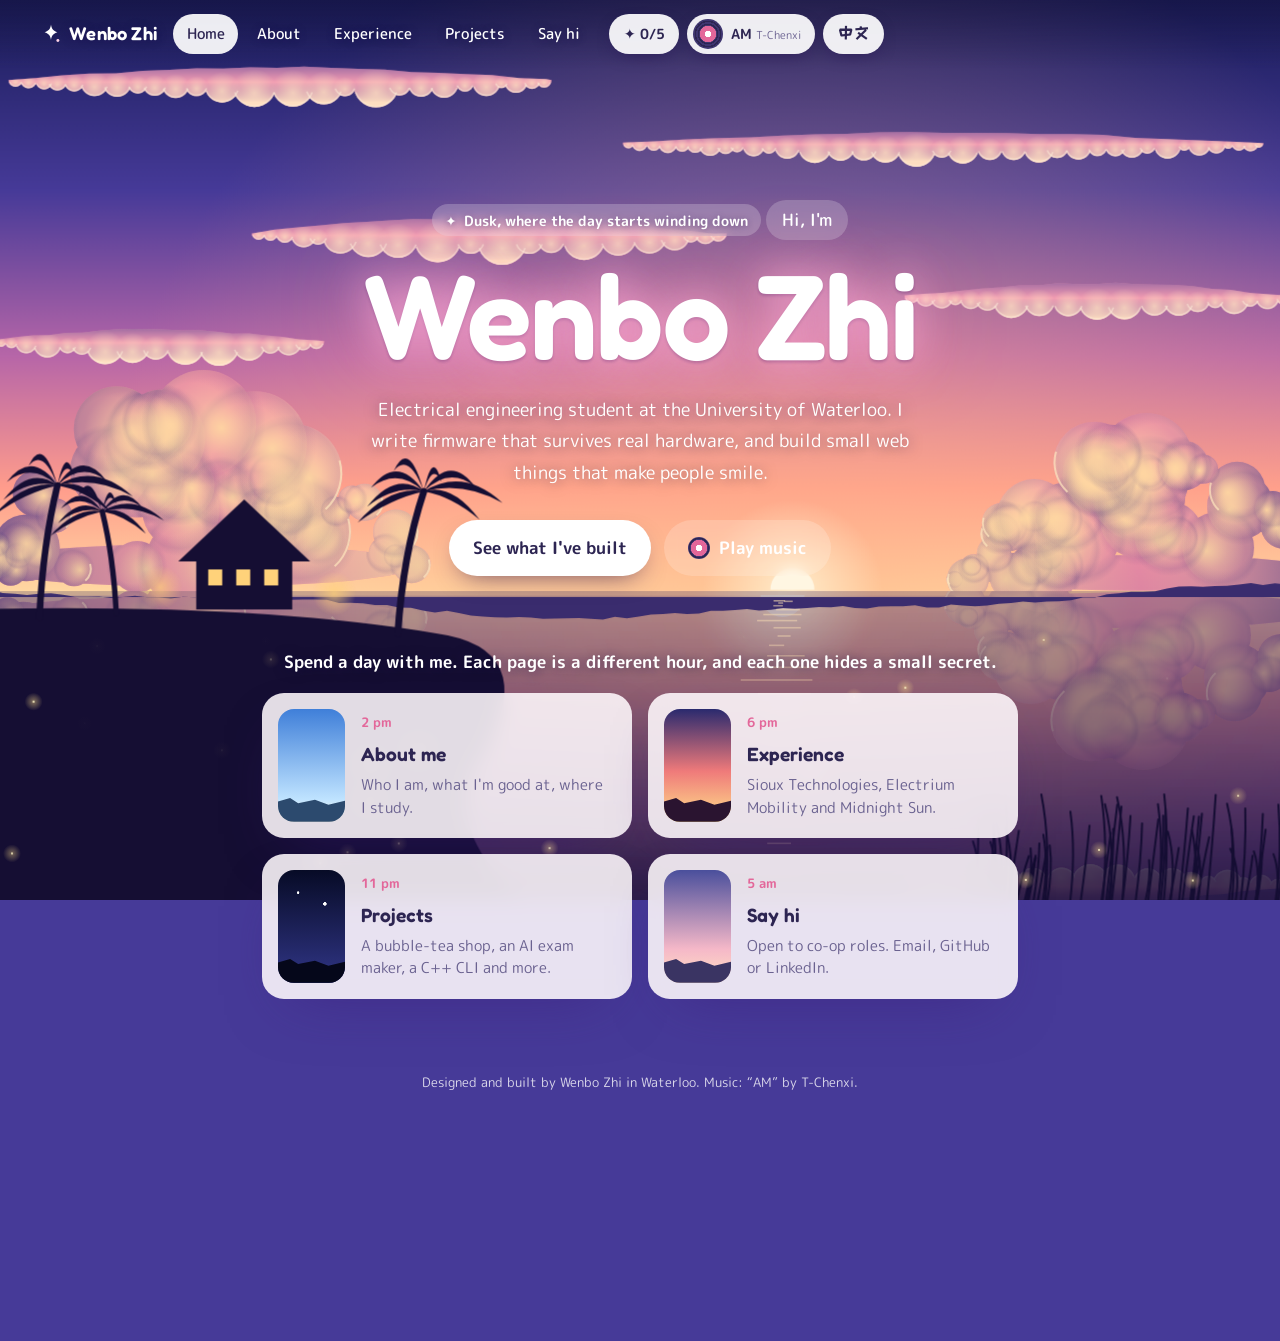
<file: index.html>
<!DOCTYPE html>
<html lang="en" data-lang="en">
<head>
<meta charset="UTF-8">
<meta name="viewport" content="width=device-width, initial-scale=1">
<title data-en="Wenbo Zhi" data-zh="Wenbo Zhi">Wenbo Zhi</title>
<meta name="description" content="Wenbo Zhi, Electrical Engineering at the University of Waterloo. Embedded systems, firmware, real-time software and web projects.">
<meta name="theme-color" content="#3d2a7a">
<meta property="og:type" content="website">
<meta property="og:site_name" content="Wenbo Zhi">
<meta property="og:title" content="Wenbo Zhi">
<meta property="og:description" content="Wenbo Zhi, Electrical Engineering at the University of Waterloo. Embedded systems, firmware, real-time software and web projects.">
<meta property="og:url" content="https://mitchee30.github.io/personal-web/">
<meta property="og:image" content="https://mitchee30.github.io/personal-web/assets/img/og.jpg">
<meta property="og:image:width" content="1200">
<meta property="og:image:height" content="630">
<meta name="twitter:card" content="summary_large_image">
<meta name="twitter:image" content="https://mitchee30.github.io/personal-web/assets/img/og.jpg">
<link rel="icon" href="data:image/svg+xml,%3Csvg xmlns='http://www.w3.org/2000/svg' viewBox='0 0 24 24'%3E%3Cpath fill='%23ff9fc0' d='M12 1.5c.6 4.6 2.4 6.9 7 8.5-4.6 1.6-6.4 3.9-7 8.5-.6-4.6-2.4-6.9-7-8.5 4.6-1.6 6.4-3.9 7-8.5z'/%3E%3C/svg%3E">
<script>try{var l=new URLSearchParams(location.search).get("lang")||localStorage.getItem("lang")||((navigator.language||"").toLowerCase().indexOf("zh")===0?"zh":"en");document.documentElement.dataset.lang=l==="zh"?"zh":"en";}catch(e){}</script>
<link rel="preconnect" href="https://fonts.googleapis.com">
<link rel="preconnect" href="https://fonts.gstatic.com" crossorigin>
<link href="https://fonts.googleapis.com/css2?family=Fredoka:wght@500;600&family=M+PLUS+Rounded+1c:wght@400;500;700&family=ZCOOL+KuaiLe&display=swap" rel="stylesheet">
<link rel="stylesheet" href="assets/style.css">
</head>
<body data-sky="dusk">

<div class="bg" id="bg" aria-hidden="true"></div>

<header class="top">
  <a class="brand" href="index.html"><svg viewBox="0 0 24 24" aria-hidden="true"><path fill="#fff" d="M12 1.5c.6 4.6 2.4 6.9 7 8.5-4.6 1.6-6.4 3.9-7 8.5-.6-4.6-2.4-6.9-7-8.5 4.6-1.6 6.4-3.9 7-8.5z"/><circle cx="19.5" cy="19" r="1.6" fill="#ffd3e6"/></svg>Wenbo Zhi</a>
  <nav aria-label="Pages"><ul class="nav">
      <li><a href="index.html" aria-current="page"><span class="en">Home</span><span class="zh">首页</span></a></li>
      <li><a href="about.html"><span class="en">About</span><span class="zh">关于我</span></a></li>
      <li><a href="experience.html"><span class="en">Experience</span><span class="zh">经历</span></a></li>
      <li><a href="projects.html"><span class="en">Projects</span><span class="zh">作品</span></a></li>
      <li><a href="contact.html"><span class="en">Say hi</span><span class="zh">联系我</span></a></li>
  </ul></nav>
  <div class="tools">
    <button class="pill music-btn" type="button" data-music-toggle aria-pressed="false" aria-label="Play or pause music">
      <span class="disc" aria-hidden="true"></span>
      <span class="music-label">AM<small>T-Chenxi</small></span>
    </button>
    <button class="pill lang-btn" id="langBtn" type="button">中文</button>
  </div>
  <div class="music-hint" id="musicHint" role="status">
    <span class="en">Music file not found. Put the song at <b>assets/music/am.m4a</b>.</span><span class="zh">没有找到音乐文件。请把歌曲放到 <b>assets/music/am.m4a</b>。</span>
  </div>
</header>

<main id="main">

  <section class="home-hero">
    <p class="chapter">✦ <span class="en">Dusk, where the day starts winding down</span><span class="zh">黄昏，一天慢下来的时候</span></p>
    <p class="home-hello" style="margin-top:1rem"><span class="en">Hi, I&#39;m</span><span class="zh">你好，我是</span></p>
    <h1 class="home-name">Wenbo Zhi</h1>
    <p class="home-intro"><span class="en">Electrical engineering student at the University of Waterloo. I write firmware that survives real hardware, and build small web things that make people smile.</span><span class="zh">滑铁卢大学电子工程学生。写能扛住真实硬件的固件，也做一些让人会心一笑的小网站。</span></p>
    <div class="home-actions">
      <a class="btn" href="projects.html"><span class="en">See what I&#39;ve built</span><span class="zh">看看我的作品</span></a>
      <button class="btn ghost" type="button" data-music-toggle aria-pressed="false"><span class="disc" aria-hidden="true"></span><span class="en">Play music</span><span class="zh">播放音乐</span></button>
    </div>
    <p class="desk" id="desk" hidden></p>
  </section>

  <p class="tickets-intro"><span class="en">Spend a day with me. Each page is a different hour, and each one hides a small secret.</span><span class="zh">陪我过一天吧。每个页面是一天里的不同时刻，每一页都藏着一个小秘密。</span></p>
  <nav class="tickets" aria-label="Pages">
    <a class="ticket" href="about.html">
      <span class="swatch sw-day" aria-hidden="true"></span>
      <time><span class="en">2 pm</span><span class="zh">下午两点</span></time>
      <strong><span class="en">About me</span><span class="zh">关于我</span></strong>
      <span class="d"><span class="en">Who I am, what I&#39;m good at, where I study.</span><span class="zh">我是谁、擅长什么、在哪里读书。</span></span>
    </a>
    <a class="ticket" href="experience.html">
      <span class="swatch sw-sunset" aria-hidden="true"></span>
      <time><span class="en">6 pm</span><span class="zh">傍晚六点</span></time>
      <strong><span class="en">Experience</span><span class="zh">经历</span></strong>
      <span class="d"><span class="en">Sioux Technologies, Electrium Mobility and Midnight Sun.</span><span class="zh">Sioux Technologies、Electrium Mobility 和 Midnight Sun。</span></span>
    </a>
    <a class="ticket" href="projects.html">
      <span class="swatch sw-night" aria-hidden="true"></span>
      <time><span class="en">11 pm</span><span class="zh">深夜十一点</span></time>
      <strong><span class="en">Projects</span><span class="zh">作品</span></strong>
      <span class="d"><span class="en">A bubble-tea shop, an AI exam maker, a C++ CLI and more.</span><span class="zh">奶茶店网站、AI 模拟考试生成器、C++ 命令行工具等。</span></span>
    </a>
    <a class="ticket" href="contact.html">
      <span class="swatch sw-dawn" aria-hidden="true"></span>
      <time><span class="en">5 am</span><span class="zh">清晨五点</span></time>
      <strong><span class="en">Say hi</span><span class="zh">联系我</span></strong>
      <span class="d"><span class="en">Open to co-op roles. Email, GitHub or LinkedIn.</span><span class="zh">正在找 co-op。邮件、GitHub 或 LinkedIn 都可以。</span></span>
    </a>
  </nav>

</main>

<footer class="foot">
  <span class="en">Designed and built by Wenbo Zhi in Waterloo. Music: “AM” by T-Chenxi.</span><span class="zh">由 Wenbo Zhi 在滑铁卢设计制作。背景音乐：T-Chenxi《AM》。</span>
</footer>

<script src="assets/scenes.js"></script>
<script src="assets/site.js"></script>
<script src="assets/extras.js"></script>
</body>
</html>
</file>
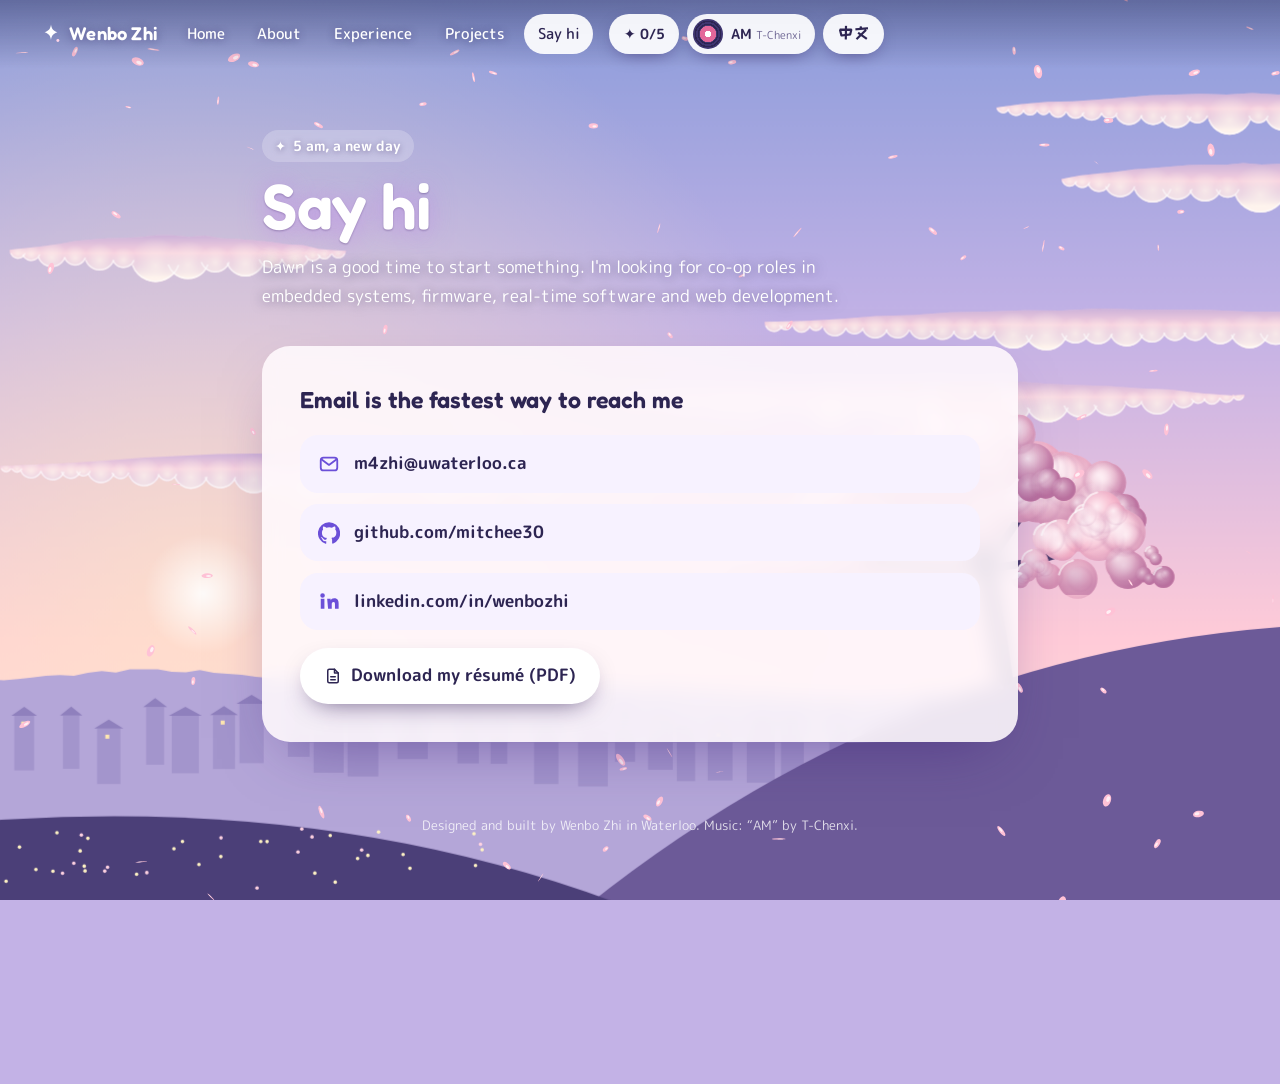
<file: contact.html>
<!DOCTYPE html>
<html lang="en" data-lang="en">
<head>
<meta charset="UTF-8">
<meta name="viewport" content="width=device-width, initial-scale=1">
<title data-en="Say hi · Wenbo Zhi" data-zh="联系我 · Wenbo Zhi">Say hi · Wenbo Zhi</title>
<meta name="description" content="Wenbo Zhi, Electrical Engineering at the University of Waterloo. Embedded systems, firmware, real-time software and web projects.">
<meta name="theme-color" content="#3d2a7a">
<meta property="og:type" content="website">
<meta property="og:site_name" content="Wenbo Zhi">
<meta property="og:title" content="Say hi · Wenbo Zhi">
<meta property="og:description" content="Wenbo Zhi, Electrical Engineering at the University of Waterloo. Embedded systems, firmware, real-time software and web projects.">
<meta property="og:url" content="https://mitchee30.github.io/personal-web/contact.html">
<meta property="og:image" content="https://mitchee30.github.io/personal-web/assets/img/og.jpg">
<meta property="og:image:width" content="1200">
<meta property="og:image:height" content="630">
<meta name="twitter:card" content="summary_large_image">
<meta name="twitter:image" content="https://mitchee30.github.io/personal-web/assets/img/og.jpg">
<link rel="icon" href="data:image/svg+xml,%3Csvg xmlns='http://www.w3.org/2000/svg' viewBox='0 0 24 24'%3E%3Cpath fill='%23ff9fc0' d='M12 1.5c.6 4.6 2.4 6.9 7 8.5-4.6 1.6-6.4 3.9-7 8.5-.6-4.6-2.4-6.9-7-8.5 4.6-1.6 6.4-3.9 7-8.5z'/%3E%3C/svg%3E">
<script>try{var l=new URLSearchParams(location.search).get("lang")||localStorage.getItem("lang")||((navigator.language||"").toLowerCase().indexOf("zh")===0?"zh":"en");document.documentElement.dataset.lang=l==="zh"?"zh":"en";}catch(e){}</script>
<link rel="preconnect" href="https://fonts.googleapis.com">
<link rel="preconnect" href="https://fonts.gstatic.com" crossorigin>
<link href="https://fonts.googleapis.com/css2?family=Fredoka:wght@500;600&family=M+PLUS+Rounded+1c:wght@400;500;700&family=ZCOOL+KuaiLe&display=swap" rel="stylesheet">
<link rel="stylesheet" href="assets/style.css">
</head>
<body data-sky="dawn">

<div class="bg" id="bg" aria-hidden="true"></div>

<header class="top">
  <a class="brand" href="index.html"><svg viewBox="0 0 24 24" aria-hidden="true"><path fill="#fff" d="M12 1.5c.6 4.6 2.4 6.9 7 8.5-4.6 1.6-6.4 3.9-7 8.5-.6-4.6-2.4-6.9-7-8.5 4.6-1.6 6.4-3.9 7-8.5z"/><circle cx="19.5" cy="19" r="1.6" fill="#ffd3e6"/></svg>Wenbo Zhi</a>
  <nav aria-label="Pages"><ul class="nav">
      <li><a href="index.html"><span class="en">Home</span><span class="zh">首页</span></a></li>
      <li><a href="about.html"><span class="en">About</span><span class="zh">关于我</span></a></li>
      <li><a href="experience.html"><span class="en">Experience</span><span class="zh">经历</span></a></li>
      <li><a href="projects.html"><span class="en">Projects</span><span class="zh">作品</span></a></li>
      <li><a href="contact.html" aria-current="page"><span class="en">Say hi</span><span class="zh">联系我</span></a></li>
  </ul></nav>
  <div class="tools">
    <button class="pill music-btn" type="button" data-music-toggle aria-pressed="false" aria-label="Play or pause music">
      <span class="disc" aria-hidden="true"></span>
      <span class="music-label">AM<small>T-Chenxi</small></span>
    </button>
    <button class="pill lang-btn" id="langBtn" type="button">中文</button>
  </div>
  <div class="music-hint" id="musicHint" role="status">
    <span class="en">Music file not found. Put the song at <b>assets/music/am.m4a</b>.</span><span class="zh">没有找到音乐文件。请把歌曲放到 <b>assets/music/am.m4a</b>。</span>
  </div>
</header>

<main id="main">

  <p class="chapter">✦ <span class="en">5 am, a new day</span><span class="zh">清晨五点，新的一天</span></p>
  <h1 class="page-title"><span class="en">Say hi</span><span class="zh">联系我</span></h1>
  <p class="page-lede"><span class="en">Dawn is a good time to start something. I&#39;m looking for co-op roles in embedded systems, firmware, real-time software and web development.</span><span class="zh">清晨适合开始新的事。我正在寻找嵌入式、固件、实时软件和网页开发方向的 co-op 职位。</span></p>
  <section class="panel">
    <h2><span class="en">Email is the fastest way to reach me</span><span class="zh">发邮件最快能找到我</span></h2>
    <div class="contact-links">
      <a href="mailto:m4zhi@uwaterloo.ca"><svg viewBox="0 0 24 24" fill="none" stroke="currentColor" stroke-width="2" stroke-linecap="round" stroke-linejoin="round" aria-hidden="true"><rect x="3" y="5" width="18" height="14" rx="3"/><path d="m4 7 8 6 8-6"/></svg>m4zhi@uwaterloo.ca</a>
      <a href="https://github.com/mitchee30" target="_blank" rel="noopener"><svg viewBox="0 0 24 24" fill="currentColor" aria-hidden="true"><path d="M12 .3a12 12 0 0 0-3.8 23.4c.6.1.8-.3.8-.6v-2.2c-3.3.7-4-1.6-4-1.6-.6-1.4-1.4-1.8-1.4-1.8-1.1-.8.1-.8.1-.8 1.2.1 1.9 1.3 1.9 1.3 1.1 1.8 2.8 1.3 3.5 1 .1-.8.4-1.3.7-1.6-2.7-.3-5.5-1.3-5.5-6a4.6 4.6 0 0 1 1.3-3.2 4.3 4.3 0 0 1 .1-3.2s1-.3 3.4 1.2a11.5 11.5 0 0 1 6.2 0c2.3-1.5 3.3-1.2 3.3-1.2a4.3 4.3 0 0 1 .2 3.2 4.6 4.6 0 0 1 1.2 3.2c0 4.7-2.8 5.7-5.5 6 .5.4.9 1.1.9 2.3v3.3c0 .3.2.7.8.6A12 12 0 0 0 12 .3z"/></svg>github.com/mitchee30</a>
      <a href="https://linkedin.com/in/wenbozhi" target="_blank" rel="noopener"><svg viewBox="0 0 24 24" fill="currentColor" aria-hidden="true"><path d="M4.98 3.5a2.5 2.5 0 1 1 0 5 2.5 2.5 0 0 1 0-5zM3 9.5h4v11H3zm7 0h3.8v1.6h.1c.5-1 1.8-2 3.8-2 4 0 4.8 2.6 4.8 6v5.4h-4v-4.8c0-1.2 0-2.6-1.6-2.6s-1.9 1.3-1.9 2.5v4.9h-4z"/></svg>linkedin.com/in/wenbozhi</a>
    </div>
    <a class="btn resume" href="assets/Wenbo_Zhi_Resume.pdf" target="_blank" rel="noopener" data-needs-file="assets/Wenbo_Zhi_Resume.pdf" hidden><svg viewBox="0 0 24 24" fill="none" stroke="currentColor" stroke-width="2" stroke-linecap="round" stroke-linejoin="round" aria-hidden="true"><path d="M14 3H7a2 2 0 0 0-2 2v14a2 2 0 0 0 2 2h10a2 2 0 0 0 2-2V8z"/><path d="M14 3v5h5M9 13h6M9 17h6"/></svg><span class="en">Download my résumé (PDF)</span><span class="zh">下载我的简历（PDF）</span></a>
  </section>

</main>

<footer class="foot">
  <span class="en">Designed and built by Wenbo Zhi in Waterloo. Music: “AM” by T-Chenxi.</span><span class="zh">由 Wenbo Zhi 在滑铁卢设计制作。背景音乐：T-Chenxi《AM》。</span>
</footer>

<script src="assets/scenes.js"></script>
<script src="assets/site.js"></script>
<script src="assets/extras.js"></script>
</body>
</html>
</file>
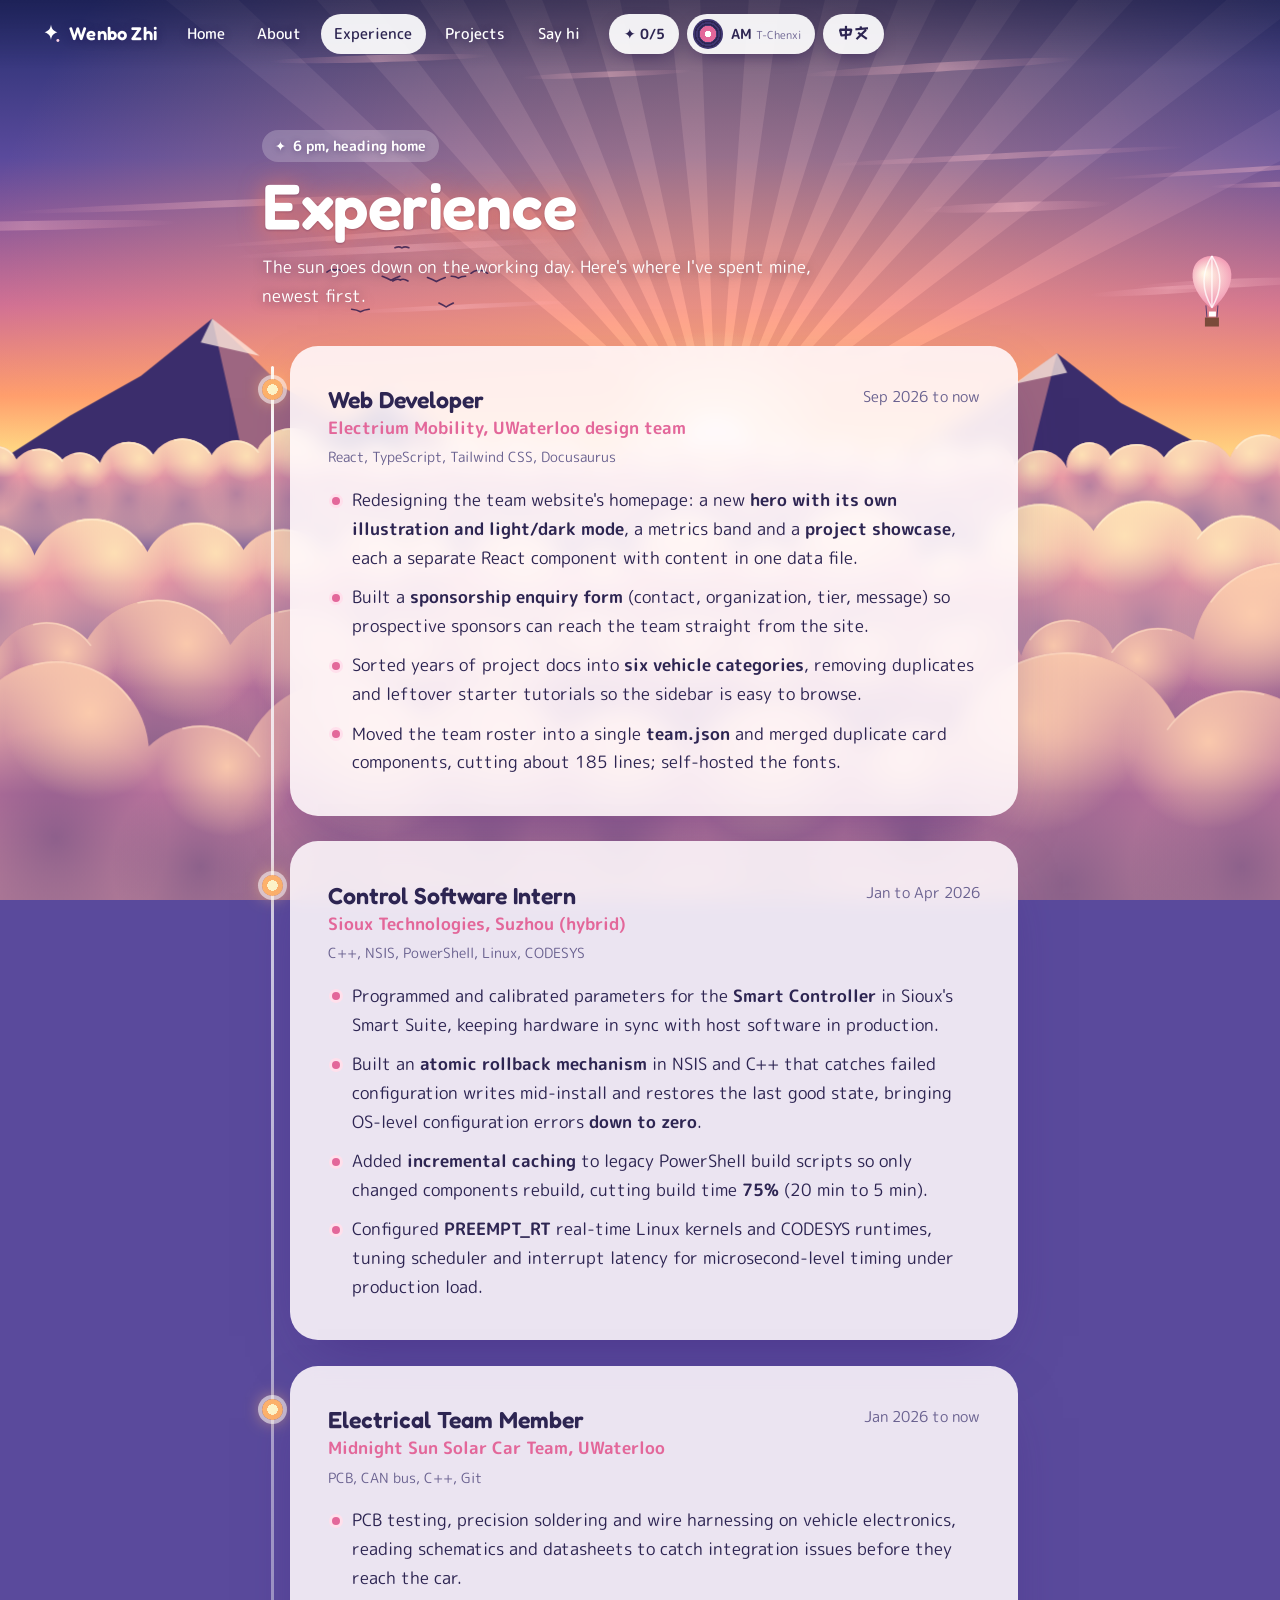
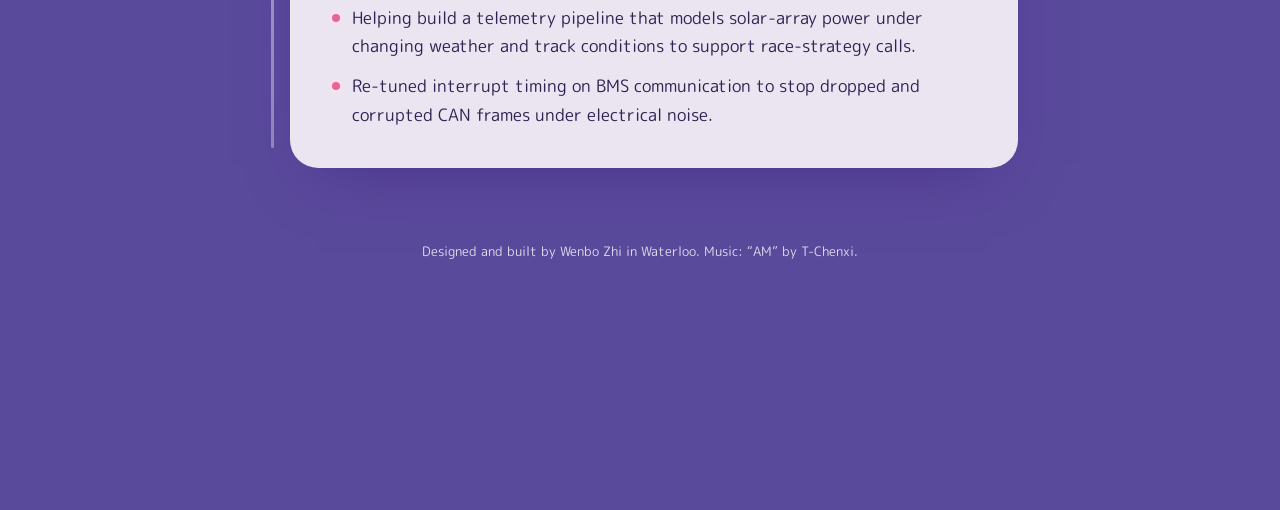
<file: experience.html>
<!DOCTYPE html>
<html lang="en" data-lang="en">
<head>
<meta charset="UTF-8">
<meta name="viewport" content="width=device-width, initial-scale=1">
<title data-en="Experience · Wenbo Zhi" data-zh="经历 · Wenbo Zhi">Experience · Wenbo Zhi</title>
<meta name="description" content="Wenbo Zhi, Electrical Engineering at the University of Waterloo. Embedded systems, firmware, real-time software and web projects.">
<meta name="theme-color" content="#3d2a7a">
<meta property="og:type" content="website">
<meta property="og:site_name" content="Wenbo Zhi">
<meta property="og:title" content="Experience · Wenbo Zhi">
<meta property="og:description" content="Wenbo Zhi, Electrical Engineering at the University of Waterloo. Embedded systems, firmware, real-time software and web projects.">
<meta property="og:url" content="https://mitchee30.github.io/personal-web/experience.html">
<meta property="og:image" content="https://mitchee30.github.io/personal-web/assets/img/og.jpg">
<meta property="og:image:width" content="1200">
<meta property="og:image:height" content="630">
<meta name="twitter:card" content="summary_large_image">
<meta name="twitter:image" content="https://mitchee30.github.io/personal-web/assets/img/og.jpg">
<link rel="icon" href="data:image/svg+xml,%3Csvg xmlns='http://www.w3.org/2000/svg' viewBox='0 0 24 24'%3E%3Cpath fill='%23ff9fc0' d='M12 1.5c.6 4.6 2.4 6.9 7 8.5-4.6 1.6-6.4 3.9-7 8.5-.6-4.6-2.4-6.9-7-8.5 4.6-1.6 6.4-3.9 7-8.5z'/%3E%3C/svg%3E">
<script>try{var l=new URLSearchParams(location.search).get("lang")||localStorage.getItem("lang")||((navigator.language||"").toLowerCase().indexOf("zh")===0?"zh":"en");document.documentElement.dataset.lang=l==="zh"?"zh":"en";}catch(e){}</script>
<link rel="preconnect" href="https://fonts.googleapis.com">
<link rel="preconnect" href="https://fonts.gstatic.com" crossorigin>
<link href="https://fonts.googleapis.com/css2?family=Fredoka:wght@500;600&family=M+PLUS+Rounded+1c:wght@400;500;700&family=ZCOOL+KuaiLe&display=swap" rel="stylesheet">
<link rel="stylesheet" href="assets/style.css">
</head>
<body data-sky="sunset">

<div class="bg" id="bg" aria-hidden="true"></div>

<header class="top">
  <a class="brand" href="index.html"><svg viewBox="0 0 24 24" aria-hidden="true"><path fill="#fff" d="M12 1.5c.6 4.6 2.4 6.9 7 8.5-4.6 1.6-6.4 3.9-7 8.5-.6-4.6-2.4-6.9-7-8.5 4.6-1.6 6.4-3.9 7-8.5z"/><circle cx="19.5" cy="19" r="1.6" fill="#ffd3e6"/></svg>Wenbo Zhi</a>
  <nav aria-label="Pages"><ul class="nav">
      <li><a href="index.html"><span class="en">Home</span><span class="zh">首页</span></a></li>
      <li><a href="about.html"><span class="en">About</span><span class="zh">关于我</span></a></li>
      <li><a href="experience.html" aria-current="page"><span class="en">Experience</span><span class="zh">经历</span></a></li>
      <li><a href="projects.html"><span class="en">Projects</span><span class="zh">作品</span></a></li>
      <li><a href="contact.html"><span class="en">Say hi</span><span class="zh">联系我</span></a></li>
  </ul></nav>
  <div class="tools">
    <button class="pill music-btn" type="button" data-music-toggle aria-pressed="false" aria-label="Play or pause music">
      <span class="disc" aria-hidden="true"></span>
      <span class="music-label">AM<small>T-Chenxi</small></span>
    </button>
    <button class="pill lang-btn" id="langBtn" type="button">中文</button>
  </div>
  <div class="music-hint" id="musicHint" role="status">
    <span class="en">Music file not found. Put the song at <b>assets/music/am.m4a</b>.</span><span class="zh">没有找到音乐文件。请把歌曲放到 <b>assets/music/am.m4a</b>。</span>
  </div>
</header>

<main id="main">

  <p class="chapter">✦ <span class="en">6 pm, heading home</span><span class="zh">傍晚六点，下班路上</span></p>
  <h1 class="page-title"><span class="en">Experience</span><span class="zh">经历</span></h1>
  <p class="page-lede"><span class="en">The sun goes down on the working day. Here&#39;s where I&#39;ve spent mine, newest first.</span><span class="zh">工作日的太阳落山了。这些是我工作过的地方，按时间倒序。</span></p>
  <div class="timeline">
  
    <article class="job">
      <div class="panel">
        <div class="job-head">
          <div>
            <h2><span class="en">Web Developer</span><span class="zh">网页开发</span></h2>
            <div class="job-org"><span class="en">Electrium Mobility, UWaterloo design team</span><span class="zh">Electrium Mobility，滑铁卢大学电动交通设计团队</span></div>
          </div>
          <div class="job-when"><span class="en">Sep 2026 to now</span><span class="zh">2026 年 9 月至今</span></div>
        </div>
        <div class="job-stack">React, TypeScript, Tailwind CSS, Docusaurus</div>
        <ul class="points"><li><span class="en">Redesigning the team website&#39;s homepage: a new <b>hero with its own illustration and light/dark mode</b>, a metrics band and a <b>project showcase</b>, each a separate React component with content in one data file.</span><span class="zh">重新设计团队官网首页：带自绘插图和<b>亮/暗模式</b>的新首屏、数据展示条和<b>项目展示区</b>，每块拆成独立的 React 组件，内容统一放在一个数据文件里。</span></li><li><span class="en">Built a <b>sponsorship enquiry form</b> (contact, organization, tier, message) so prospective sponsors can reach the team straight from the site.</span><span class="zh">做了独立的<b>赞助咨询表单</b>（联系人、机构、赞助档位、留言），潜在赞助商可以直接从网站联系团队。</span></li><li><span class="en">Sorted years of project docs into <b>six vehicle categories</b>, removing duplicates and leftover starter tutorials so the sidebar is easy to browse.</span><span class="zh">把多年积累的项目文档整理成<b>六大车型分类</b>，去掉重复页面和模板自带的教程，侧边栏一目了然。</span></li><li><span class="en">Moved the team roster into a single <b>team.json</b> and merged duplicate card components, cutting about 185 lines; self-hosted the fonts.</span><span class="zh">团队名单合并到一个 <b>team.json</b>，合并重复的卡片组件，删掉约 185 行代码；字体改为自托管。</span></li></ul>
      </div>
    </article>
  
    <article class="job">
      <div class="panel">
        <div class="job-head">
          <div>
            <h2><span class="en">Control Software Intern</span><span class="zh">控制软件实习生</span></h2>
            <div class="job-org"><span class="en">Sioux Technologies, Suzhou (hybrid)</span><span class="zh">Sioux Technologies，苏州（混合办公）</span></div>
          </div>
          <div class="job-when"><span class="en">Jan to Apr 2026</span><span class="zh">2026 年 1 月至 4 月</span></div>
        </div>
        <div class="job-stack">C++, NSIS, PowerShell, Linux, CODESYS</div>
        <ul class="points"><li><span class="en">Programmed and calibrated parameters for the <b>Smart Controller</b> in Sioux&#39;s Smart Suite, keeping hardware in sync with host software in production.</span><span class="zh">为 Sioux 自研 Smart Suite 中的 <b>Smart Controller</b> 编程并标定参数，让硬件和上位机软件在生产环境中保持同步。</span></li><li><span class="en">Built an <b>atomic rollback mechanism</b> in NSIS and C++ that catches failed configuration writes mid-install and restores the last good state, bringing OS-level configuration errors <b>down to zero</b>.</span><span class="zh">用 NSIS 和 C++ 实现<b>原子回滚机制</b>：安装中途发现配置写入失败就自动恢复到上一个正常状态，把系统级配置错误<b>降到零</b>。</span></li><li><span class="en">Added <b>incremental caching</b> to legacy PowerShell build scripts so only changed components rebuild, cutting build time <b>75%</b> (20 min to 5 min).</span><span class="zh">给旧的 PowerShell 构建脚本加上<b>增量缓存</b>，只重新编译改动过的组件，构建时间缩短 <b>75%</b>（20 分钟降到 5 分钟）。</span></li><li><span class="en">Configured <b>PREEMPT_RT</b> real-time Linux kernels and CODESYS runtimes, tuning scheduler and interrupt latency for microsecond-level timing under production load.</span><span class="zh">配置 <b>PREEMPT_RT</b> 实时 Linux 内核并部署 CODESYS 运行环境，调优调度和中断延迟，在生产负载下保证微秒级实时性。</span></li></ul>
      </div>
    </article>
  
    <article class="job">
      <div class="panel">
        <div class="job-head">
          <div>
            <h2><span class="en">Electrical Team Member</span><span class="zh">电气组成员</span></h2>
            <div class="job-org"><span class="en">Midnight Sun Solar Car Team, UWaterloo</span><span class="zh">Midnight Sun 太阳能赛车队，滑铁卢大学</span></div>
          </div>
          <div class="job-when"><span class="en">Jan 2026 to now</span><span class="zh">2026 年 1 月至今</span></div>
        </div>
        <div class="job-stack">PCB, CAN bus, C++, Git</div>
        <ul class="points"><li><span class="en">PCB testing, precision soldering and wire harnessing on vehicle electronics, reading schematics and datasheets to catch integration issues before they reach the car.</span><span class="zh">负责整车电子系统的 PCB 测试、精密焊接和线束制作，直接读原理图和数据手册，在问题上车前发现集成隐患。</span></li><li><span class="en">Helping build a telemetry pipeline that models solar-array power under changing weather and track conditions to support race-strategy calls.</span><span class="zh">参与搭建遥测数据管道，根据天气和赛道条件建模太阳能板发电功率，为比赛策略提供依据。</span></li><li><span class="en">Re-tuned interrupt timing on BMS communication to stop dropped and corrupted CAN frames under electrical noise.</span><span class="zh">重新调整 BMS 通信的中断时序，消除电气噪声下 CAN 总线的丢帧和错帧。</span></li></ul>
      </div>
    </article>
  </div>

</main>

<footer class="foot">
  <span class="en">Designed and built by Wenbo Zhi in Waterloo. Music: “AM” by T-Chenxi.</span><span class="zh">由 Wenbo Zhi 在滑铁卢设计制作。背景音乐：T-Chenxi《AM》。</span>
</footer>

<script src="assets/scenes.js"></script>
<script src="assets/site.js"></script>
<script src="assets/extras.js"></script>
</body>
</html>
</file>
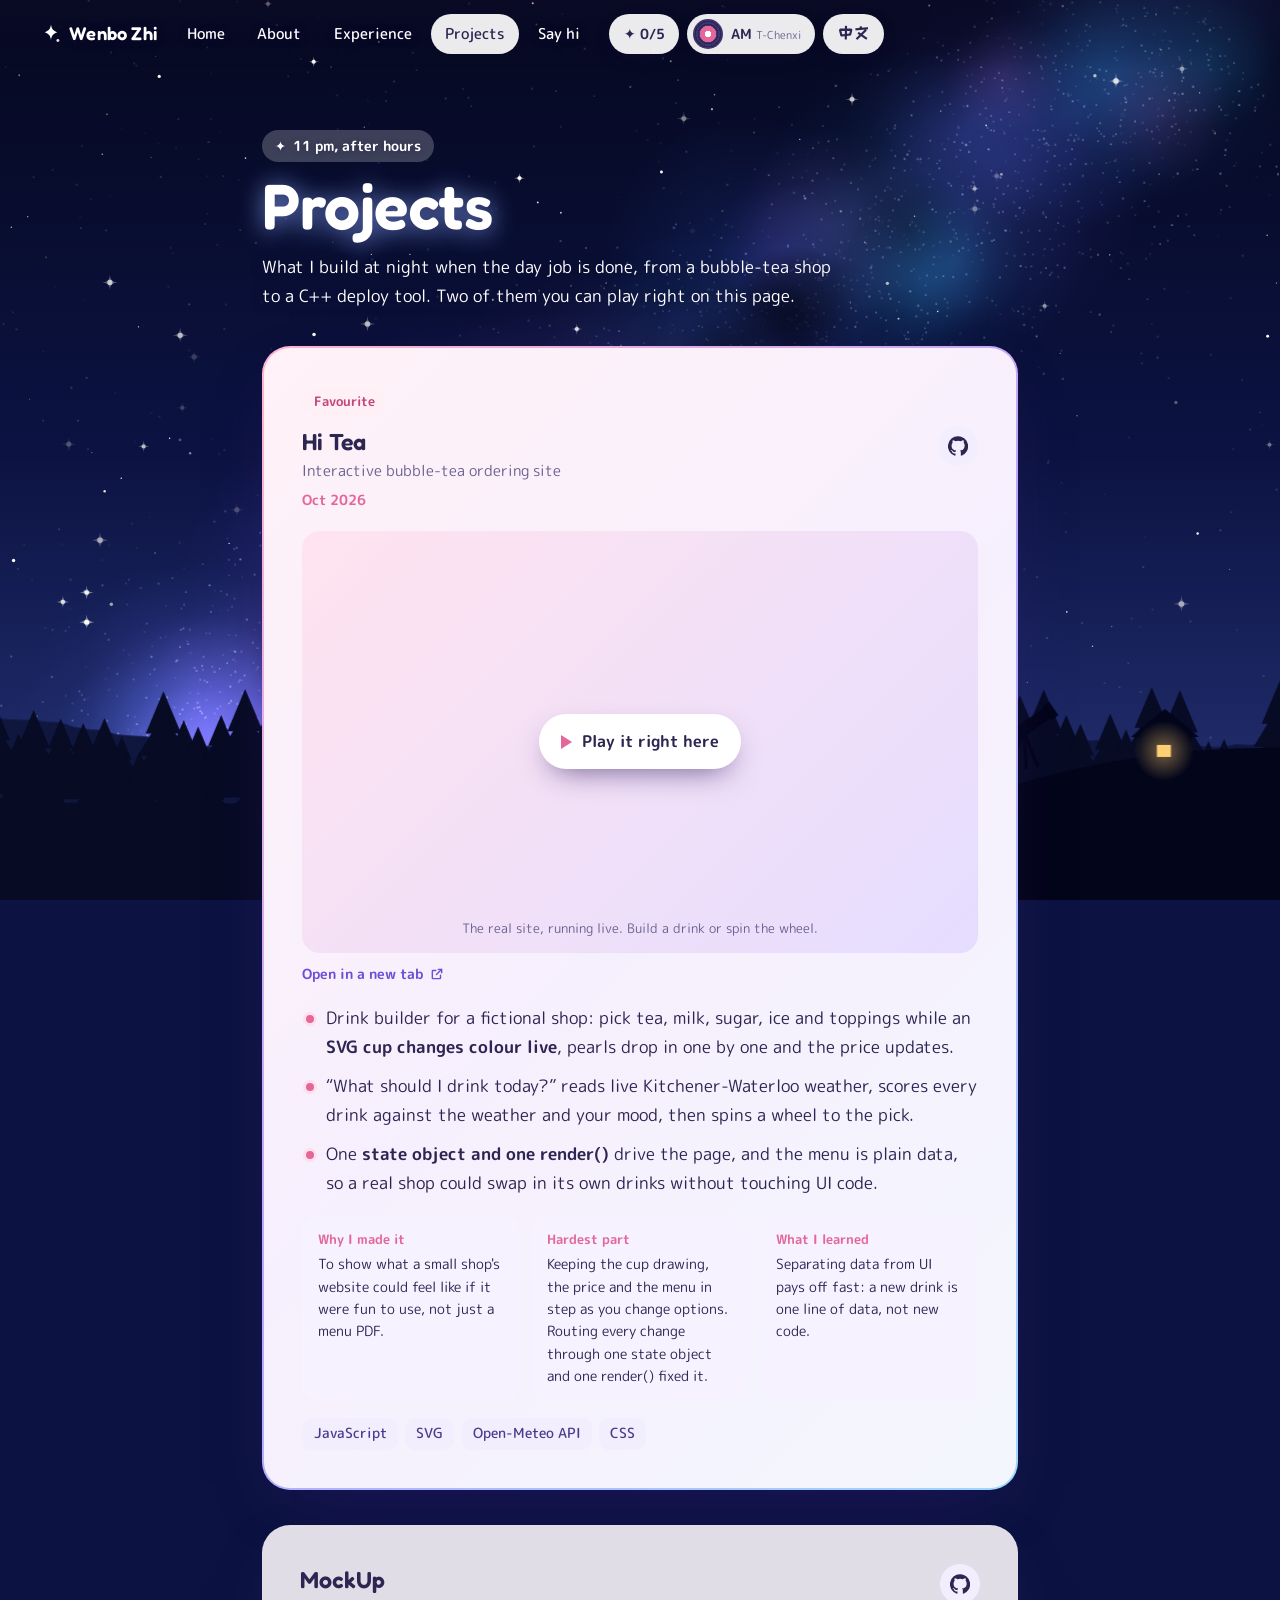
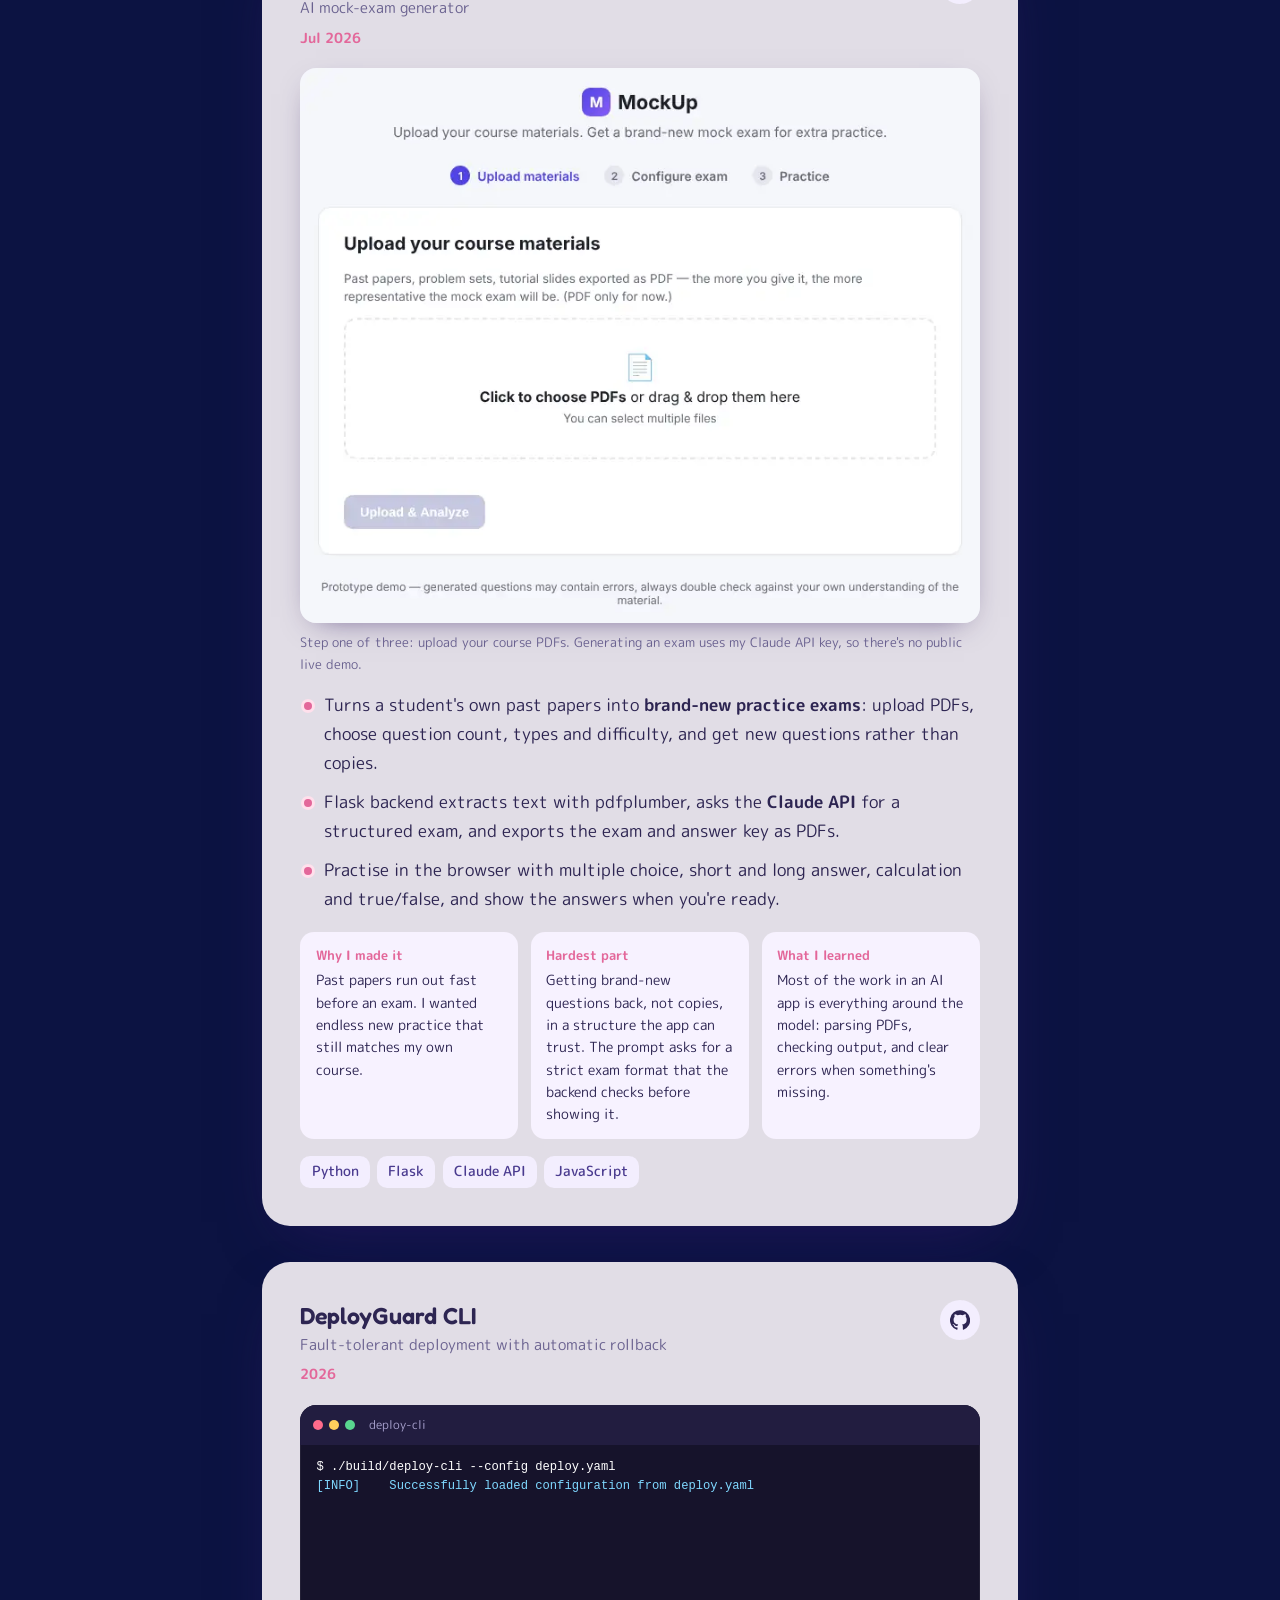
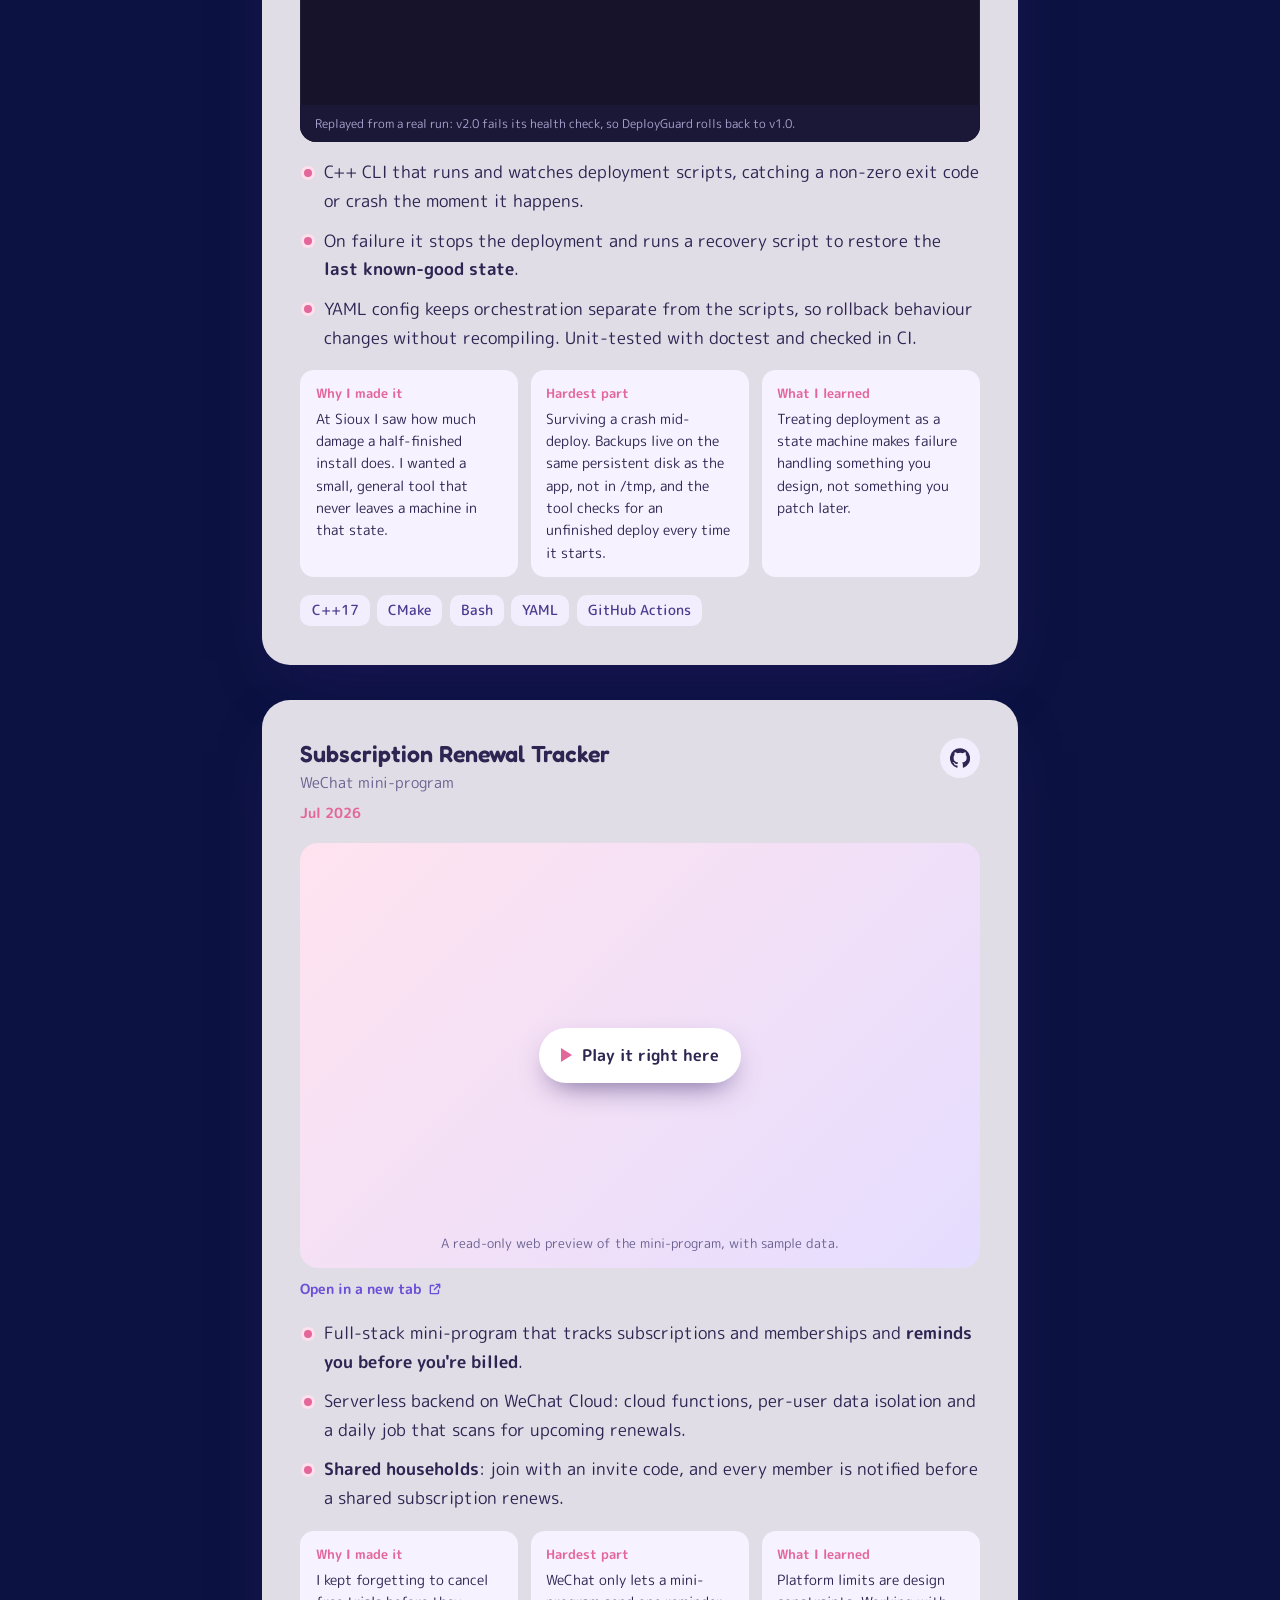
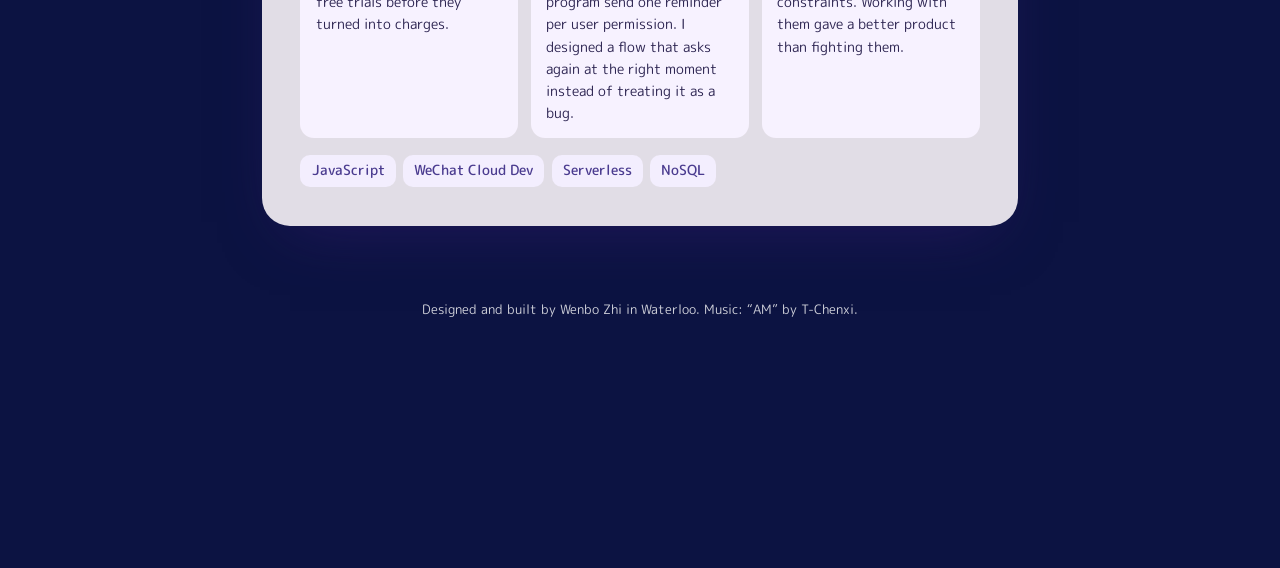
<file: projects.html>
<!DOCTYPE html>
<html lang="en" data-lang="en">
<head>
<meta charset="UTF-8">
<meta name="viewport" content="width=device-width, initial-scale=1">
<title data-en="Projects · Wenbo Zhi" data-zh="作品 · Wenbo Zhi">Projects · Wenbo Zhi</title>
<meta name="description" content="Wenbo Zhi, Electrical Engineering at the University of Waterloo. Embedded systems, firmware, real-time software and web projects.">
<meta name="theme-color" content="#3d2a7a">
<meta property="og:type" content="website">
<meta property="og:site_name" content="Wenbo Zhi">
<meta property="og:title" content="Projects · Wenbo Zhi">
<meta property="og:description" content="Wenbo Zhi, Electrical Engineering at the University of Waterloo. Embedded systems, firmware, real-time software and web projects.">
<meta property="og:url" content="https://mitchee30.github.io/personal-web/projects.html">
<meta property="og:image" content="https://mitchee30.github.io/personal-web/assets/img/og.jpg">
<meta property="og:image:width" content="1200">
<meta property="og:image:height" content="630">
<meta name="twitter:card" content="summary_large_image">
<meta name="twitter:image" content="https://mitchee30.github.io/personal-web/assets/img/og.jpg">
<link rel="icon" href="data:image/svg+xml,%3Csvg xmlns='http://www.w3.org/2000/svg' viewBox='0 0 24 24'%3E%3Cpath fill='%23ff9fc0' d='M12 1.5c.6 4.6 2.4 6.9 7 8.5-4.6 1.6-6.4 3.9-7 8.5-.6-4.6-2.4-6.9-7-8.5 4.6-1.6 6.4-3.9 7-8.5z'/%3E%3C/svg%3E">
<script>try{var l=new URLSearchParams(location.search).get("lang")||localStorage.getItem("lang")||((navigator.language||"").toLowerCase().indexOf("zh")===0?"zh":"en");document.documentElement.dataset.lang=l==="zh"?"zh":"en";}catch(e){}</script>
<link rel="preconnect" href="https://fonts.googleapis.com">
<link rel="preconnect" href="https://fonts.gstatic.com" crossorigin>
<link href="https://fonts.googleapis.com/css2?family=Fredoka:wght@500;600&family=M+PLUS+Rounded+1c:wght@400;500;700&family=ZCOOL+KuaiLe&display=swap" rel="stylesheet">
<link rel="stylesheet" href="assets/style.css">
</head>
<body data-sky="night">

<div class="bg" id="bg" aria-hidden="true"></div>

<header class="top">
  <a class="brand" href="index.html"><svg viewBox="0 0 24 24" aria-hidden="true"><path fill="#fff" d="M12 1.5c.6 4.6 2.4 6.9 7 8.5-4.6 1.6-6.4 3.9-7 8.5-.6-4.6-2.4-6.9-7-8.5 4.6-1.6 6.4-3.9 7-8.5z"/><circle cx="19.5" cy="19" r="1.6" fill="#ffd3e6"/></svg>Wenbo Zhi</a>
  <nav aria-label="Pages"><ul class="nav">
      <li><a href="index.html"><span class="en">Home</span><span class="zh">首页</span></a></li>
      <li><a href="about.html"><span class="en">About</span><span class="zh">关于我</span></a></li>
      <li><a href="experience.html"><span class="en">Experience</span><span class="zh">经历</span></a></li>
      <li><a href="projects.html" aria-current="page"><span class="en">Projects</span><span class="zh">作品</span></a></li>
      <li><a href="contact.html"><span class="en">Say hi</span><span class="zh">联系我</span></a></li>
  </ul></nav>
  <div class="tools">
    <button class="pill music-btn" type="button" data-music-toggle aria-pressed="false" aria-label="Play or pause music">
      <span class="disc" aria-hidden="true"></span>
      <span class="music-label">AM<small>T-Chenxi</small></span>
    </button>
    <button class="pill lang-btn" id="langBtn" type="button">中文</button>
  </div>
  <div class="music-hint" id="musicHint" role="status">
    <span class="en">Music file not found. Put the song at <b>assets/music/am.m4a</b>.</span><span class="zh">没有找到音乐文件。请把歌曲放到 <b>assets/music/am.m4a</b>。</span>
  </div>
</header>

<main id="main">

  <p class="chapter">✦ <span class="en">11 pm, after hours</span><span class="zh">深夜十一点，下班之后</span></p>
  <h1 class="page-title"><span class="en">Projects</span><span class="zh">作品</span></h1>
  <p class="page-lede"><span class="en">What I build at night when the day job is done, from a bubble-tea shop to a C++ deploy tool. Two of them you can play right on this page.</span><span class="zh">白天的事做完，晚上就做这些：从奶茶店网站到 C++ 部署工具。其中两个可以直接在这页试玩。</span></p>
  
  <article class="panel project star">
    <span class="star-note"><span class="en">Favourite</span><span class="zh">最喜欢的作品</span></span>
    <div class="p-head">
      <div>
        <h2><span class="en">Hi Tea</span><span class="zh">Hi Tea 奶茶店</span></h2>
        <div class="p-sub"><span class="en">Interactive bubble-tea ordering site</span><span class="zh">互动奶茶点单网站</span></div>
        <div class="p-when"><span class="en">Oct 2026</span><span class="zh">2026 年 10 月</span></div>
      </div>
      <div class="p-links"><a class="icon-link" href="https://github.com/mitchee30/hi-tea-web-demo" target="_blank" rel="noopener" aria-label="Hi Tea on GitHub" title="GitHub"><svg viewBox="0 0 24 24" fill="currentColor" aria-hidden="true"><path d="M12 .3a12 12 0 0 0-3.8 23.4c.6.1.8-.3.8-.6v-2.2c-3.3.7-4-1.6-4-1.6-.6-1.4-1.4-1.8-1.4-1.8-1.1-.8.1-.8.1-.8 1.2.1 1.9 1.3 1.9 1.3 1.1 1.8 2.8 1.3 3.5 1 .1-.8.4-1.3.7-1.6-2.7-.3-5.5-1.3-5.5-6a4.6 4.6 0 0 1 1.3-3.2 4.3 4.3 0 0 1 .1-3.2s1-.3 3.4 1.2a11.5 11.5 0 0 1 6.2 0c2.3-1.5 3.3-1.2 3.3-1.2a4.3 4.3 0 0 1 .2 3.2 4.6 4.6 0 0 1 1.2 3.2c0 4.7-2.8 5.7-5.5 6 .5.4.9 1.1.9 2.3v3.3c0 .3.2.7.8.6A12 12 0 0 0 12 .3z"/></svg></a></div>
    </div>
    <div class="media">
      <div class="demo" data-src="https://mitchee30.github.io/hi-tea-web-demo/" data-title="Hi Tea live demo">
        <div class="demo-stage"><button class="demo-play" type="button"><span class="tri" aria-hidden="true"></span><span class="en">Play it right here</span><span class="zh">就在这里试玩</span></button></div>
        <div class="demo-note"><span class="en">The real site, running live. Build a drink or spin the wheel.</span><span class="zh">这是真实网站在实时运行，可以调一杯，或者转一下转盘。</span></div>
      </div>
      <a class="demo-open" href="https://mitchee30.github.io/hi-tea-web-demo/" target="_blank" rel="noopener"><span class="en">Open in a new tab</span><span class="zh">在新标签页打开</span><svg viewBox="0 0 24 24" fill="none" stroke="currentColor" stroke-width="2.4" stroke-linecap="round" stroke-linejoin="round" aria-hidden="true"><path d="M14 4h6v6M20 4l-9 9M18 14v5a1 1 0 0 1-1 1H5a1 1 0 0 1-1-1V7a1 1 0 0 1 1-1h5"/></svg></a>
    </div>
    <ul class="points"><li><span class="en">Drink builder for a fictional shop: pick tea, milk, sugar, ice and toppings while an <b>SVG cup changes colour live</b>, pearls drop in one by one and the price updates.</span><span class="zh">虚构奶茶店的调饮器：选茶底、奶、甜度、冰量和小料，<b>SVG 杯子实时变色</b>，珍珠一颗颗掉进去，价格同步更新。</span></li><li><span class="en">“What should I drink today?” reads live Kitchener-Waterloo weather, scores every drink against the weather and your mood, then spins a wheel to the pick.</span><span class="zh">“今天喝什么”读取 Kitchener-Waterloo 实时天气，结合天气和心情给每杯饮品打分，再用转盘揭晓。</span></li><li><span class="en">One <b>state object and one render()</b> drive the page, and the menu is plain data, so a real shop could swap in its own drinks without touching UI code.</span><span class="zh">一个 <b>state 对象加一个 render()</b> 驱动整页，菜单是纯数据，真实店铺换上自己的饮品不用改界面代码。</span></li></ul>
    <dl class="notes"><div><dt><span class="en">Why I made it</span><span class="zh">为什么做</span></dt><dd><span class="en">To show what a small shop&#39;s website could feel like if it were fun to use, not just a menu PDF.</span><span class="zh">想展示一家小店的网站可以多好玩，而不只是一份菜单 PDF。</span></dd></div><div><dt><span class="en">Hardest part</span><span class="zh">最难的地方</span></dt><dd><span class="en">Keeping the cup drawing, the price and the menu in step as you change options. Routing every change through one state object and one render() fixed it.</span><span class="zh">改选项时，杯子画面、价格和菜单要同步更新。最后让所有改动都经过同一个 state 对象和一个 render() 才理顺。</span></dd></div><div><dt><span class="en">What I learned</span><span class="zh">学到了什么</span></dt><dd><span class="en">Separating data from UI pays off fast: a new drink is one line of data, not new code.</span><span class="zh">数据和界面分开很快就有回报：加一款新饮品只要加一行数据，不用改代码。</span></dd></div></dl>
    <div class="chips"><span class="chip">JavaScript</span><span class="chip">SVG</span><span class="chip">Open-Meteo API</span><span class="chip">CSS</span></div>
  </article>
  
  <article class="panel project">
    
    <div class="p-head">
      <div>
        <h2><span class="en">MockUp</span><span class="zh">MockUp</span></h2>
        <div class="p-sub"><span class="en">AI mock-exam generator</span><span class="zh">AI 模拟考试生成器</span></div>
        <div class="p-when"><span class="en">Jul 2026</span><span class="zh">2026 年 7 月</span></div>
      </div>
      <div class="p-links"><a class="icon-link" href="https://github.com/mitchee30/Mock-exam-generator-website" target="_blank" rel="noopener" aria-label="MockUp on GitHub" title="GitHub"><svg viewBox="0 0 24 24" fill="currentColor" aria-hidden="true"><path d="M12 .3a12 12 0 0 0-3.8 23.4c.6.1.8-.3.8-.6v-2.2c-3.3.7-4-1.6-4-1.6-.6-1.4-1.4-1.8-1.4-1.8-1.1-.8.1-.8.1-.8 1.2.1 1.9 1.3 1.9 1.3 1.1 1.8 2.8 1.3 3.5 1 .1-.8.4-1.3.7-1.6-2.7-.3-5.5-1.3-5.5-6a4.6 4.6 0 0 1 1.3-3.2 4.3 4.3 0 0 1 .1-3.2s1-.3 3.4 1.2a11.5 11.5 0 0 1 6.2 0c2.3-1.5 3.3-1.2 3.3-1.2a4.3 4.3 0 0 1 .2 3.2 4.6 4.6 0 0 1 1.2 3.2c0 4.7-2.8 5.7-5.5 6 .5.4.9 1.1.9 2.3v3.3c0 .3.2.7.8.6A12 12 0 0 0 12 .3z"/></svg></a></div>
    </div>
    <div class="media" data-needs-file="assets/img/mockup.webp" hidden><figure class="shot"><img src="assets/img/mockup.webp" alt="MockUp's first step: upload past papers and problem sets as PDFs" width="760" height="620" loading="lazy">
      <figcaption><span class="en">Step one of three: upload your course PDFs. Generating an exam uses my Claude API key, so there&#39;s no public live demo.</span><span class="zh">三步中的第一步：上传课程 PDF。生成试卷要用我的 Claude API 密钥，所以没有公开的在线演示。</span></figcaption></figure></div>
    <ul class="points"><li><span class="en">Turns a student&#39;s own past papers into <b>brand-new practice exams</b>: upload PDFs, choose question count, types and difficulty, and get new questions rather than copies.</span><span class="zh">把学生自己的往年试卷变成<b>全新的模拟考试</b>：上传 PDF，选题量、题型和难度，生成的是新题而不是原题照搬。</span></li><li><span class="en">Flask backend extracts text with pdfplumber, asks the <b>Claude API</b> for a structured exam, and exports the exam and answer key as PDFs.</span><span class="zh">Flask 后端用 pdfplumber 提取文本，调用 <b>Claude API</b> 生成结构化试卷，再导出试卷和答案 PDF。</span></li><li><span class="en">Practise in the browser with multiple choice, short and long answer, calculation and true/false, and show the answers when you&#39;re ready.</span><span class="zh">支持选择、简答、论述、计算和判断题，可以直接在浏览器里练习，做完再显示答案。</span></li></ul>
    <dl class="notes"><div><dt><span class="en">Why I made it</span><span class="zh">为什么做</span></dt><dd><span class="en">Past papers run out fast before an exam. I wanted endless new practice that still matches my own course.</span><span class="zh">考前往年题很快就刷完了，我想要源源不断、又贴合自己课程的新练习。</span></dd></div><div><dt><span class="en">Hardest part</span><span class="zh">最难的地方</span></dt><dd><span class="en">Getting brand-new questions back, not copies, in a structure the app can trust. The prompt asks for a strict exam format that the backend checks before showing it.</span><span class="zh">让 AI 返回全新的题目而不是照抄，并且格式稳定到程序能直接用。我让提示词要求严格的试卷格式，后端校验通过才显示。</span></dd></div><div><dt><span class="en">What I learned</span><span class="zh">学到了什么</span></dt><dd><span class="en">Most of the work in an AI app is everything around the model: parsing PDFs, checking output, and clear errors when something&#39;s missing.</span><span class="zh">做 AI 应用，大部分工作其实在模型之外：解析 PDF、检查输出、出问题时给出清楚的提示。</span></dd></div></dl>
    <div class="chips"><span class="chip">Python</span><span class="chip">Flask</span><span class="chip">Claude API</span><span class="chip">JavaScript</span></div>
  </article>
  
  <article class="panel project">
    
    <div class="p-head">
      <div>
        <h2><span class="en">DeployGuard CLI</span><span class="zh">DeployGuard 命令行工具</span></h2>
        <div class="p-sub"><span class="en">Fault-tolerant deployment with automatic rollback</span><span class="zh">带自动回滚的容错部署工具</span></div>
        <div class="p-when"><span class="en">2026</span><span class="zh">2026 年</span></div>
      </div>
      <div class="p-links"><a class="icon-link" href="https://github.com/mitchee30/deploy-rollback-cli" target="_blank" rel="noopener" aria-label="DeployGuard CLI on GitHub" title="GitHub"><svg viewBox="0 0 24 24" fill="currentColor" aria-hidden="true"><path d="M12 .3a12 12 0 0 0-3.8 23.4c.6.1.8-.3.8-.6v-2.2c-3.3.7-4-1.6-4-1.6-.6-1.4-1.4-1.8-1.4-1.8-1.1-.8.1-.8.1-.8 1.2.1 1.9 1.3 1.9 1.3 1.1 1.8 2.8 1.3 3.5 1 .1-.8.4-1.3.7-1.6-2.7-.3-5.5-1.3-5.5-6a4.6 4.6 0 0 1 1.3-3.2 4.3 4.3 0 0 1 .1-3.2s1-.3 3.4 1.2a11.5 11.5 0 0 1 6.2 0c2.3-1.5 3.3-1.2 3.3-1.2a4.3 4.3 0 0 1 .2 3.2 4.6 4.6 0 0 1 1.2 3.2c0 4.7-2.8 5.7-5.5 6 .5.4.9 1.1.9 2.3v3.3c0 .3.2.7.8.6A12 12 0 0 0 12 .3z"/></svg></a></div>
    </div>
    <div class="media"><div class="term" aria-label="DeployGuard terminal output">
      <div class="term-bar"><i></i><i></i><i></i><span>deploy-cli</span></div>
      <pre class="term-body" aria-live="off"></pre>
      <div class="term-foot"><span><span class="en">Replayed from a real run: v2.0 fails its health check, so DeployGuard rolls back to v1.0.</span><span class="zh">回放自一次真实运行：v2.0 没通过健康检查，DeployGuard 自动回滚到 v1.0。</span></span><button class="term-replay" type="button" hidden><span class="en">Replay</span><span class="zh">重播</span></button></div>
    </div></div>
    <ul class="points"><li><span class="en">C++ CLI that runs and watches deployment scripts, catching a non-zero exit code or crash the moment it happens.</span><span class="zh">用 C++ 写的命令行工具，运行并监控部署脚本，一旦出现非零退出码或崩溃立刻发现。</span></li><li><span class="en">On failure it stops the deployment and runs a recovery script to restore the <b>last known-good state</b>.</span><span class="zh">部署失败时自动中止，并运行恢复脚本回到<b>上一个正常状态</b>。</span></li><li><span class="en">YAML config keeps orchestration separate from the scripts, so rollback behaviour changes without recompiling. Unit-tested with doctest and checked in CI.</span><span class="zh">YAML 配置把编排逻辑和执行脚本分开，改回滚行为不用重新编译。用 doctest 做单元测试，并接入 CI。</span></li></ul>
    <dl class="notes"><div><dt><span class="en">Why I made it</span><span class="zh">为什么做</span></dt><dd><span class="en">At Sioux I saw how much damage a half-finished install does. I wanted a small, general tool that never leaves a machine in that state.</span><span class="zh">在 Sioux 实习时见过装到一半的安装会造成多大麻烦，所以想做一个通用的小工具，保证机器永远不会停在那种状态。</span></dd></div><div><dt><span class="en">Hardest part</span><span class="zh">最难的地方</span></dt><dd><span class="en">Surviving a crash mid-deploy. Backups live on the same persistent disk as the app, not in /tmp, and the tool checks for an unfinished deploy every time it starts.</span><span class="zh">部署中途断电或崩溃怎么办。备份放在和应用同一块持久磁盘上，而不是会被清空的 /tmp；每次启动时还会先检查有没有没做完的部署。</span></dd></div><div><dt><span class="en">What I learned</span><span class="zh">学到了什么</span></dt><dd><span class="en">Treating deployment as a state machine makes failure handling something you design, not something you patch later.</span><span class="zh">把部署当成状态机来写，失败处理就成了提前设计好的部分，而不是事后打的补丁。</span></dd></div></dl>
    <div class="chips"><span class="chip">C++17</span><span class="chip">CMake</span><span class="chip">Bash</span><span class="chip">YAML</span><span class="chip">GitHub Actions</span></div>
  </article>
  
  <article class="panel project">
    
    <div class="p-head">
      <div>
        <h2><span class="en">Subscription Renewal Tracker</span><span class="zh">订阅到期提醒</span></h2>
        <div class="p-sub"><span class="en">WeChat mini-program</span><span class="zh">微信小程序</span></div>
        <div class="p-when"><span class="en">Jul 2026</span><span class="zh">2026 年 7 月</span></div>
      </div>
      <div class="p-links"><a class="icon-link" href="https://github.com/mitchee30/subscription-reminder-miniprogram" target="_blank" rel="noopener" aria-label="Subscription Renewal Tracker on GitHub" title="GitHub"><svg viewBox="0 0 24 24" fill="currentColor" aria-hidden="true"><path d="M12 .3a12 12 0 0 0-3.8 23.4c.6.1.8-.3.8-.6v-2.2c-3.3.7-4-1.6-4-1.6-.6-1.4-1.4-1.8-1.4-1.8-1.1-.8.1-.8.1-.8 1.2.1 1.9 1.3 1.9 1.3 1.1 1.8 2.8 1.3 3.5 1 .1-.8.4-1.3.7-1.6-2.7-.3-5.5-1.3-5.5-6a4.6 4.6 0 0 1 1.3-3.2 4.3 4.3 0 0 1 .1-3.2s1-.3 3.4 1.2a11.5 11.5 0 0 1 6.2 0c2.3-1.5 3.3-1.2 3.3-1.2a4.3 4.3 0 0 1 .2 3.2 4.6 4.6 0 0 1 1.2 3.2c0 4.7-2.8 5.7-5.5 6 .5.4.9 1.1.9 2.3v3.3c0 .3.2.7.8.6A12 12 0 0 0 12 .3z"/></svg></a></div>
    </div>
    <div class="media">
      <div class="demo" data-src="https://mitchee30.github.io/subscription-reminder-miniprogram/web-demo/" data-title="Subscription Renewal Tracker demo">
        <div class="demo-stage"><button class="demo-play" type="button"><span class="tri" aria-hidden="true"></span><span class="en">Play it right here</span><span class="zh">就在这里试玩</span></button></div>
        <div class="demo-note"><span class="en">A read-only web preview of the mini-program, with sample data.</span><span class="zh">小程序的只读网页预览，使用示例数据。</span></div>
      </div>
      <a class="demo-open" href="https://mitchee30.github.io/subscription-reminder-miniprogram/web-demo/" target="_blank" rel="noopener"><span class="en">Open in a new tab</span><span class="zh">在新标签页打开</span><svg viewBox="0 0 24 24" fill="none" stroke="currentColor" stroke-width="2.4" stroke-linecap="round" stroke-linejoin="round" aria-hidden="true"><path d="M14 4h6v6M20 4l-9 9M18 14v5a1 1 0 0 1-1 1H5a1 1 0 0 1-1-1V7a1 1 0 0 1 1-1h5"/></svg></a>
    </div>
    <ul class="points"><li><span class="en">Full-stack mini-program that tracks subscriptions and memberships and <b>reminds you before you&#39;re billed</b>.</span><span class="zh">全栈微信小程序，记录各种订阅和会员，<b>在扣费前提醒你</b>。</span></li><li><span class="en">Serverless backend on WeChat Cloud: cloud functions, per-user data isolation and a daily job that scans for upcoming renewals.</span><span class="zh">基于微信云开发的无服务器后端：云函数、按用户隔离数据，每天定时扫描即将到期的订阅。</span></li><li><span class="en"><b>Shared households</b>: join with an invite code, and every member is notified before a shared subscription renews.</span><span class="zh"><b>共享组</b>：凭邀请码加入，共享订阅到期前通知所有成员。</span></li></ul>
    <dl class="notes"><div><dt><span class="en">Why I made it</span><span class="zh">为什么做</span></dt><dd><span class="en">I kept forgetting to cancel free trials before they turned into charges.</span><span class="zh">我老是忘了在免费试用变成扣费之前取消。</span></dd></div><div><dt><span class="en">Hardest part</span><span class="zh">最难的地方</span></dt><dd><span class="en">WeChat only lets a mini-program send one reminder per user permission. I designed a flow that asks again at the right moment instead of treating it as a bug.</span><span class="zh">微信每获得一次授权只能发一条订阅消息。我设计了在合适时机重新请求授权的流程，而不是把它当成无解的 bug。</span></dd></div><div><dt><span class="en">What I learned</span><span class="zh">学到了什么</span></dt><dd><span class="en">Platform limits are design constraints. Working with them gave a better product than fighting them.</span><span class="zh">平台限制本身就是设计约束，顺着它做出来的产品，比硬碰硬更好用。</span></dd></div></dl>
    <div class="chips"><span class="chip">JavaScript</span><span class="chip">WeChat Cloud Dev</span><span class="chip">Serverless</span><span class="chip">NoSQL</span></div>
  </article>

</main>

<footer class="foot">
  <span class="en">Designed and built by Wenbo Zhi in Waterloo. Music: “AM” by T-Chenxi.</span><span class="zh">由 Wenbo Zhi 在滑铁卢设计制作。背景音乐：T-Chenxi《AM》。</span>
</footer>

<script src="assets/scenes.js"></script>
<script src="assets/site.js"></script>
<script src="assets/extras.js"></script>
</body>
</html>
</file>
<file: assets/style.css>
/* ============================================================
   Wenbo Zhi — "One sky, five times of day"
   Each page is a different hour over the same lakeside town.
   ============================================================ */

:root{
  --ink:#2d2552;
  --ink-soft:#6a6290;
  --paper:rgba(255,250,253,.88);
  --paper-solid:#fffafd;
  --rose:#e3679a;
  --violet:#6b4fd8;
  --peach:#ffc9a0;
  --line:rgba(107,79,216,.16);
  --shadow:0 24px 60px -28px rgba(58,28,120,.55);

  --font-en:"M PLUS Rounded 1c","Fredoka",system-ui,sans-serif;
  --font-zh:"M PLUS Rounded 1c","PingFang SC","Hiragino Sans GB","Microsoft YaHei",sans-serif;
  --display-en:"Fredoka","M PLUS Rounded 1c",system-ui,sans-serif;
  --display-zh:"ZCOOL KuaiLe","PingFang SC","Microsoft YaHei",sans-serif;

  /* overwritten per sky */
  --land:#1a1236;
  --cloud:#ffd9e6;
  --cloud-glow:#ff9fc0;
  --cloud-opacity:.9;
  --title:#fff;
  --title-glow:rgba(255,170,210,.75);
  --nav-ink:#fff;
}

body[data-sky="dusk"]   {--land:#1b1238; --cloud:#ffd3e2; --cloud-glow:#ff93b8; --cloud-opacity:.85; --title-glow:rgba(255,160,205,.8);}
body[data-sky="day"]    {--land:#2c4a6e; --cloud:#ffffff; --cloud-glow:#cfe3ff; --cloud-opacity:1;   --title-glow:rgba(40,90,170,.55);}
body[data-sky="sunset"] {--land:#2a1430; --cloud:#ffd6a0; --cloud-glow:#ff7f7f; --cloud-opacity:.9;  --title-glow:rgba(255,120,90,.75);}
body[data-sky="night"]  {--land:#05071a; --cloud:#3a3f86; --cloud-glow:#6a5fb8; --cloud-opacity:.35; --title-glow:rgba(140,170,255,.8);}
body[data-sky="dawn"]   {--land:#3a3463; --cloud:#ffe6ef; --cloud-glow:#f7b4c9; --cloud-opacity:.9;  --title-glow:rgba(190,140,230,.75);}

*{margin:0; padding:0; box-sizing:border-box;}
html{scroll-behavior:smooth; -webkit-text-size-adjust:100%;}
body{
  min-height:100vh;
  background:#241a4f;
  color:var(--ink);
  font-family:var(--font-en);
  font-size:17px; line-height:1.7;
  overflow-x:hidden;
}
html[data-lang="zh"] body{font-family:var(--font-zh); line-height:1.85;}

/* ---------- language switching ---------- */
html[data-lang="en"] .zh{display:none !important;}
html[data-lang="zh"] .en{display:none !important;}

/* ---------- painted background (drawn by assets/scenes.js) ---------- */
.bg{position:fixed; inset:0; z-index:0; pointer-events:none;}
.bg canvas{position:absolute; inset:0; width:100%; height:100%; opacity:0; transition:opacity 1.4s ease;}
.bg canvas.on{opacity:1;}
body[data-sky="dusk"]{background:#463a98;}
body[data-sky="day"]{background:#4f98e6;}
body[data-sky="sunset"]{background:#5a4a9c;}
body[data-sky="night"]{background:#0c1342;}
body[data-sky="dawn"]{background:#c3b2e6;}

/* ---------- header ---------- */
.top{
  position:fixed; top:0; left:0; right:0; z-index:40;
  display:flex; align-items:center; gap:1rem;
  padding:14px clamp(16px,4vw,40px);
}
.top::before{
  content:""; position:absolute; inset:0; z-index:-1;
  background:linear-gradient(to bottom,rgba(20,14,50,.35),transparent);
}
.brand{
  font-family:var(--display-en); font-weight:600; font-size:1.15rem;
  color:#fff; text-decoration:none; letter-spacing:.2px;
  display:flex; align-items:center; gap:.45rem; white-space:nowrap;
  text-shadow:0 1px 10px rgba(30,10,70,.35);
}
.brand svg{width:22px; height:22px;}
.nav{display:flex; gap:.35rem; margin-left:auto; list-style:none;}
.nav a{
  display:block; padding:.42rem .85rem; border-radius:999px;
  color:#fff; text-decoration:none; font-size:.95rem; font-weight:500;
  text-shadow:0 1px 8px rgba(30,10,70,.45);
  transition:background .25s;
}
.nav a:hover{background:rgba(255,255,255,.16);}
.nav a[aria-current="page"]{background:rgba(255,255,255,.92); color:var(--ink); text-shadow:none;}
html[data-lang="zh"] .nav a{font-family:var(--display-zh); font-size:1rem; letter-spacing:1px;}

.tools{display:flex; gap:.5rem; align-items:center;}
.pill{
  appearance:none; border:0; cursor:pointer; font:inherit;
  height:40px; min-width:40px; padding:0 .9rem; border-radius:999px;
  background:rgba(255,255,255,.92); color:var(--ink);
  display:inline-flex; align-items:center; justify-content:center; gap:.5rem;
  font-weight:600; font-size:.9rem;
  box-shadow:0 6px 18px -8px rgba(30,10,70,.6);
  transition:transform .2s;
}
.pill:hover{transform:translateY(-2px);}
.pill:focus-visible, .nav a:focus-visible, .btn:focus-visible, .ticket:focus-visible, a:focus-visible{
  outline:3px solid #fff; outline-offset:3px; box-shadow:0 0 0 6px var(--violet);
}

/* music button: a little record */
.lang-btn{font-family:var(--display-zh); font-size:1rem; letter-spacing:1px;}
html[data-lang="zh"] .lang-btn{font-family:var(--display-en); letter-spacing:0;}
.music-btn{padding:0 .9rem 0 .35rem;}
.disc{
  width:30px; height:30px; border-radius:50%; flex:none;
  background:
    radial-gradient(circle,#fff 0 3px,var(--rose) 3.5px 8px,transparent 8.5px),
    repeating-radial-gradient(circle,#2d2552 0 1.5px,#3e3570 1.5px 3px);
}
.music-btn.playing .disc{animation:spin 3.2s linear infinite;}
@keyframes spin{to{transform:rotate(360deg);}}
.music-label{font-size:.85rem; white-space:nowrap;}
.music-label small{font-weight:400; color:var(--ink-soft); margin-left:.25rem;}
.music-hint{
  position:absolute; top:62px; right:clamp(16px,4vw,40px);
  max-width:260px; padding:.7rem .9rem; border-radius:14px;
  background:var(--paper-solid); color:var(--ink); font-size:.85rem; line-height:1.5;
  box-shadow:var(--shadow); display:none;
}
.music-hint.show{display:block;}

@media (max-width:860px){
  .top{flex-wrap:wrap; row-gap:.4rem;}
  .top > nav{order:3; width:100%; overflow-x:auto; scrollbar-width:none;}
  .top > nav::-webkit-scrollbar{display:none;}
  .nav{margin-left:0; gap:.1rem;}
  .nav a{padding:.38rem .62rem; font-size:.9rem; white-space:nowrap;}
  .tools{margin-left:auto;}
  .music-label{display:none;}
  .music-btn{padding:0 .35rem;}
}

/* ---------- page shell ---------- */
main{
  position:relative; z-index:10;
  max-width:820px; margin:0 auto;
  padding:150px clamp(16px,4vw,32px) 38vh;
  transition:opacity .35s ease, transform .35s ease;
}
main.leaving{opacity:0; transform:translateY(10px);}
@media (min-width:861px){ main{padding-top:130px;} }

.page-title{
  font-family:var(--display-en); font-weight:600;
  font-size:clamp(2.5rem,7vw,4rem); line-height:1.05; letter-spacing:-.5px;
  color:var(--title);
  text-shadow:0 2px 24px var(--title-glow), 0 1px 2px rgba(30,10,70,.35);
}
html[data-lang="zh"] .page-title{font-family:var(--display-zh); font-weight:400; letter-spacing:2px;}
.page-lede{
  margin-top:.8rem; max-width:34em; color:#fff; font-size:1.08rem;
  text-shadow:0 1px 12px rgba(30,10,70,.55);
}

.panel{
  margin-top:2.2rem; padding:clamp(1.4rem,4vw,2.4rem);
  background:var(--paper); border-radius:28px;
  backdrop-filter:blur(10px); -webkit-backdrop-filter:blur(10px);
  box-shadow:var(--shadow);
}
.panel h2{
  font-family:var(--display-en); font-weight:600; font-size:1.45rem; line-height:1.3;
  color:var(--ink);
}
html[data-lang="zh"] .panel h2, html[data-lang="zh"] .panel h3{font-family:var(--display-zh); font-weight:400; letter-spacing:1px;}
.panel p + p{margin-top:.9rem;}
.panel p{color:var(--ink);}
.muted{color:var(--ink-soft);}
b, strong{font-weight:700; color:var(--ink);}
a{color:var(--violet);}

/* ---------- HOME ---------- */
.home-hero{padding-top:6vh; text-align:center;}
.home-hello{
  display:inline-block; padding:.35rem 1rem; border-radius:999px;
  background:rgba(255,255,255,.2); color:#fff; font-weight:500;
  backdrop-filter:blur(6px); -webkit-backdrop-filter:blur(6px);
}
.home-name{
  font-family:var(--display-en); font-weight:600;
  font-size:clamp(3.4rem,13vw,7.5rem); line-height:.95; letter-spacing:-1.5px;
  margin-top:1.1rem; color:#fff;
  text-shadow:0 0 40px rgba(255,170,215,.85), 0 0 90px rgba(255,140,190,.45), 0 2px 3px rgba(40,10,80,.35);
}
.home-intro{
  max-width:30em; margin:1.4rem auto 0; color:#fff; font-size:1.15rem;
  text-shadow:0 1px 14px rgba(30,10,70,.6);
}
.home-actions{margin-top:2rem; display:flex; gap:.8rem; justify-content:center; flex-wrap:wrap;}
.btn{
  display:inline-flex; align-items:center; gap:.55rem;
  padding:.85rem 1.5rem; border-radius:999px; border:0; cursor:pointer;
  font:inherit; font-weight:700; text-decoration:none;
  background:#fff; color:var(--ink);
  box-shadow:0 10px 26px -12px rgba(30,10,70,.7);
  transition:transform .2s;
}
.btn:hover{transform:translateY(-2px);}
.btn.ghost{background:rgba(255,255,255,.18); color:#fff; box-shadow:none; backdrop-filter:blur(6px); -webkit-backdrop-filter:blur(6px);}
.btn.ghost .disc{width:22px; height:22px;}

.tickets{
  margin-top:clamp(3rem,10vh,6rem);
  display:grid; grid-template-columns:repeat(2,minmax(0,1fr)); gap:1rem;
}
@media (max-width:620px){ .tickets{grid-template-columns:1fr;} }
.ticket{
  position:relative; display:flex; flex-direction:column; gap:.25rem;
  padding:1.2rem 1.3rem 1.2rem 6.2rem; min-height:104px;
  border-radius:22px; background:var(--paper); color:var(--ink); text-decoration:none;
  box-shadow:var(--shadow); backdrop-filter:blur(10px); -webkit-backdrop-filter:blur(10px);
  transition:transform .25s;
}
.ticket:hover{transform:translateY(-4px) rotate(-.4deg);}
.ticket .swatch{
  position:absolute; left:1rem; top:1rem; bottom:1rem; width:4.2rem; border-radius:16px;
  overflow:hidden;
}
.ticket .swatch::after{ /* tiny shoreline */
  content:""; position:absolute; left:0; right:0; bottom:0; height:30%;
  background:var(--sw-land);
  clip-path:polygon(0 40%,18% 30%,30% 45%,55% 35%,75% 50%,100% 38%,100% 100%,0 100%);
}
.ticket strong{font-family:var(--display-en); font-weight:600; font-size:1.2rem;}
html[data-lang="zh"] .ticket strong{font-family:var(--display-zh); font-weight:400; letter-spacing:1px;}
.ticket span.d{color:var(--ink-soft); font-size:.92rem; line-height:1.5;}
.ticket time{font-size:.8rem; color:var(--rose); font-weight:700;}
.sw-day{background:linear-gradient(#3f7fd9,#bfe3ff 80%,#fff3e0); --sw-land:#2c4a6e;}
.sw-sunset{background:linear-gradient(#2a2a6e,#ef7a7a 55%,#ffe08a); --sw-land:#2a1430;}
.sw-night{background:radial-gradient(circle at 70% 30%,#fff 0 1.5px,transparent 2px),radial-gradient(circle at 30% 20%,#fff 0 1px,transparent 1.5px),linear-gradient(#070b26,#2a2f78 85%); --sw-land:#05071a;}
.sw-dawn{background:linear-gradient(#4a4f9c,#f5b8c8 70%,#ffe1c2); --sw-land:#3a3463;}

/* ---------- ABOUT ---------- */
.skills{display:grid; grid-template-columns:repeat(2,minmax(0,1fr)); gap:1.4rem 2rem; margin-top:1.2rem;}
@media (max-width:620px){ .skills{grid-template-columns:1fr;} }
.skills h3{font-family:var(--display-en); font-weight:600; font-size:1.05rem; color:var(--violet); margin-bottom:.55rem;}
.chips{display:flex; flex-wrap:wrap; gap:.45rem;}
.chip{
  padding:.25rem .7rem; border-radius:10px; font-size:.88rem; font-weight:500;
  background:#f3eefe; color:#4a3b8f;
}
.edu{display:flex; justify-content:space-between; gap:1rem 2rem; flex-wrap:wrap;}
.edu-when{color:var(--ink-soft); font-size:.95rem; text-align:right;}
@media (max-width:620px){ .edu-when{text-align:left;} }

/* ---------- EXPERIENCE: a timeline (it really is a sequence) ---------- */
.timeline{position:relative; margin-top:2.2rem; padding-left:28px;}
.timeline::before{
  content:""; position:absolute; left:9px; top:20px; bottom:20px; width:3px; border-radius:3px;
  background:linear-gradient(#fff,rgba(255,255,255,.35));
}
.job{position:relative; margin-top:0;}
.job + .job{margin-top:1.6rem;}
.job::before{ /* a little sun on the timeline */
  content:""; position:absolute; left:-28px; top:2.1rem; width:21px; height:21px; border-radius:50%;
  background:radial-gradient(circle,#fff6c9 0 35%,#ffb36b 36% 100%);
  box-shadow:0 0 0 4px rgba(255,255,255,.55), 0 0 18px rgba(255,190,120,.9);
}
.job .panel{margin-top:0;}
.job-head{display:flex; justify-content:space-between; flex-wrap:wrap; gap:.3rem 1rem;}
.job-org{color:var(--rose); font-weight:700;}
.job-when{color:var(--ink-soft); font-size:.92rem; white-space:nowrap;}
.job-stack{margin-top:.2rem; color:var(--ink-soft); font-size:.88rem;}

ul.points{list-style:none; margin-top:1rem; display:flex; flex-direction:column; gap:.65rem;}
ul.points li{position:relative; padding-left:1.5rem;}
ul.points li::before{
  content:""; position:absolute; left:.2rem; top:.62em; width:8px; height:8px; border-radius:50%;
  background:var(--rose); box-shadow:0 0 0 3px #ffe0ec;
}

/* ---------- PROJECTS ---------- */
.project .p-head{display:flex; justify-content:space-between; align-items:flex-start; gap:1rem;}
.project .p-sub{color:var(--ink-soft); font-size:.95rem; margin-top:.1rem;}
.project .p-when{font-size:.85rem; color:var(--rose); font-weight:700; margin-top:.3rem;}
.p-links{display:flex; gap:.5rem; flex:none;}
.icon-link{
  width:40px; height:40px; border-radius:50%; display:grid; place-items:center;
  background:#f3eefe; color:var(--ink); transition:background .2s, transform .2s;
}
.icon-link:hover{background:#e6dcff; transform:translateY(-2px);}
.icon-link svg{width:20px; height:20px;}
.project .chips{margin-top:1.1rem;}
.project.star{
  background:
    linear-gradient(var(--paper),var(--paper)) padding-box,
    linear-gradient(135deg,#ffb3cf,#b7a6ff,#9fd8ff) border-box;
  border:2px solid transparent;
}
.star-note{
  display:inline-block; margin-bottom:.7rem; padding:.15rem .7rem; border-radius:999px;
  background:#fff0f6; color:#c2457b; font-size:.82rem; font-weight:700;
}

/* ---------- CONTACT ---------- */
.contact-links{display:flex; flex-direction:column; gap:.7rem; margin-top:1.3rem;}
.contact-links a{
  display:flex; align-items:center; gap:.9rem; padding:.9rem 1.1rem; border-radius:18px;
  background:#f7f2ff; color:var(--ink); text-decoration:none; font-weight:600;
  transition:background .2s, transform .2s; overflow-wrap:anywhere;
}
.contact-links a:hover{background:#ece2ff; transform:translateX(4px);}
.contact-links svg{width:22px; height:22px; flex:none; color:var(--violet);}

/* ---------- footer ---------- */
.foot{
  position:relative; z-index:10; text-align:center;
  padding:0 16px 22px; margin-top:-30vh; color:rgba(255,255,255,.8); font-size:.82rem;
}
.foot a{color:#fff;}

@media (prefers-reduced-motion:reduce){
  html{scroll-behavior:auto;}
  *,*::before,*::after{animation:none !important; transition-duration:.01ms !important;}
}

/* ---------- story: which moment of the day each page is ---------- */
.chapter{
  display:inline-flex; align-items:center; gap:.45rem; margin-bottom:.6rem;
  padding:.28rem .8rem; border-radius:999px; font-size:.85rem; font-weight:700;
  background:rgba(255,255,255,.22); color:#fff; backdrop-filter:blur(6px); -webkit-backdrop-filter:blur(6px);
  text-shadow:0 1px 6px rgba(30,10,70,.4);
}
.home-hero .chapter{margin-bottom:0;}
.tickets-intro{margin-top:clamp(2.6rem,8vh,4.5rem); text-align:center; color:#fff; font-weight:600; text-shadow:0 1px 12px rgba(30,10,70,.6);}
.tickets-intro + .tickets{margin-top:1rem;}

/* ---------- live desk sensor ---------- */
.desk{
  display:inline-flex; align-items:center; gap:.5rem; margin-top:1.4rem;
  padding:.45rem .95rem; border-radius:999px; font-size:.9rem;
  background:rgba(255,255,255,.88); color:var(--ink); box-shadow:0 8px 22px -12px rgba(30,10,70,.7);
}
.desk .dot{width:9px; height:9px; border-radius:50%; background:#b9b2d6; flex:none;}
.desk .dot.live{background:#3fd08a; box-shadow:0 0 0 4px rgba(63,208,138,.22); animation:pulse 2s ease-in-out infinite;}
@keyframes pulse{50%{box-shadow:0 0 0 7px rgba(63,208,138,0);}}

/* ---------- now ---------- */
.now{display:grid; grid-template-columns:auto 1fr; gap:.55rem 1.1rem; margin-top:1rem;}
.now dt{font-weight:700; color:var(--violet); white-space:nowrap;}
.now dd{color:var(--ink);}
@media (max-width:520px){ .now{grid-template-columns:1fr; gap:.15rem;} .now dd{margin-bottom:.6rem;} }
.updated{margin-top:1rem; font-size:.85rem; color:var(--ink-soft);}
.me{float:right; width:132px; height:132px; margin:0 0 1rem 1.4rem; border-radius:50%; object-fit:cover;
  border:4px solid #fff; box-shadow:0 10px 26px -12px rgba(40,20,90,.7);}
@media (max-width:520px){ .me{float:none; display:block; margin:0 auto 1rem;} }

/* ---------- project media: live demos, terminal, screenshots ---------- */
.media{margin-top:1.2rem;}
.demo{border-radius:18px; overflow:hidden; background:linear-gradient(135deg,#ffe3ef,#e5ddff); position:relative;}
.demo-stage{aspect-ratio:16/10; display:grid; place-items:center;}
.demo.playing .demo-stage{aspect-ratio:auto; height:min(70vh,560px); display:block;}
.demo iframe{width:100%; height:100%; border:0; display:block; background:#fff;}
.demo-play{
  appearance:none; border:0; cursor:pointer; font:inherit; font-weight:700; font-size:1rem;
  display:inline-flex; align-items:center; gap:.6rem; padding:.85rem 1.4rem; border-radius:999px;
  background:#fff; color:var(--ink); box-shadow:0 12px 30px -12px rgba(40,20,90,.7); transition:transform .2s;
}
.demo-play:hover{transform:scale(1.04);}
.demo-play .tri{width:0; height:0; border-left:11px solid var(--rose); border-top:7px solid transparent; border-bottom:7px solid transparent;}
.demo-note{position:absolute; left:0; right:0; bottom:.8rem; text-align:center; font-size:.82rem; color:var(--ink-soft);}
.demo.playing .demo-note{display:none;}
.demo-open{display:inline-flex; align-items:center; gap:.35rem; margin-top:.6rem; font-size:.9rem; font-weight:700; color:var(--violet); text-decoration:none;}
.demo-open:hover{text-decoration:underline;}
.demo-open svg{width:14px; height:14px;}

.term{border-radius:16px; overflow:hidden; background:#16132b; box-shadow:inset 0 0 0 1px rgba(255,255,255,.06);}
.term-bar{display:flex; align-items:center; gap:6px; padding:.6rem .8rem; background:#221d40;}
.term-bar i{width:10px; height:10px; border-radius:50%; background:#ff6b8b;}
.term-bar i:nth-child(2){background:#ffcf5c;} .term-bar i:nth-child(3){background:#59d68f;}
.term-bar span{margin-left:.5rem; font-size:.78rem; color:#a9a3cf;}
.term-body{height:260px; overflow:auto; padding:.8rem 1rem; margin:0;
  font-family:"JetBrains Mono","SFMono-Regular",Menlo,Consolas,monospace; font-size:.76rem; line-height:1.6; color:#d9d5f3; white-space:pre-wrap;}
.tl.cmd{color:#fff;} .tl.info{color:#7fd8ff;} .tl.warn{color:#ffd36e;} .tl.err,.tl.bad{color:#ff8fa6;} .tl.good,.tl.ok{color:#7ff0b0;}
.term-foot{display:flex; justify-content:space-between; align-items:center; padding:.5rem .9rem; font-size:.78rem; color:#a9a3cf; background:#1b1736;}
.term-replay{border:0; background:#3a3366; color:#fff; font:inherit; font-weight:700; font-size:.78rem; padding:.3rem .8rem; border-radius:999px; cursor:pointer;}

.shot{margin:0;}
.shot img{width:100%; height:auto; display:block; border-radius:16px; box-shadow:0 10px 30px -16px rgba(40,20,90,.7);}
.shot figcaption{margin-top:.5rem; font-size:.82rem; color:var(--ink-soft);}

/* why / hard part / learned */
.notes{display:grid; grid-template-columns:repeat(3,minmax(0,1fr)); gap:.8rem; margin-top:1.1rem;}
@media (max-width:720px){ .notes{grid-template-columns:1fr;} }
.notes div{padding:.8rem .95rem; border-radius:14px; background:#f7f2ff;}
.notes dt{font-size:.8rem; font-weight:700; color:var(--rose); margin-bottom:.2rem;}
.notes dd{font-size:.9rem; line-height:1.55; color:var(--ink);}

/* résumé button */
.resume{display:inline-flex; align-items:center; gap:.55rem; margin-top:1.1rem;}
.resume svg{width:18px; height:18px;}

/* ---------- opening moment ---------- */
body.intro-on main, body.intro-on .top, body.intro-on .foot{opacity:0;}
main, .top, .foot{transition:opacity .8s ease;}
.intro{position:fixed; inset:0; z-index:80; display:grid; place-content:center; text-align:center; pointer-events:none;
  transition:opacity .8s ease, transform .9s ease;}
.intro.out{opacity:0; transform:translateY(-14px);}
.intro-name{font-family:var(--display-en); font-weight:600; font-size:clamp(3rem,10vw,6rem); color:#fff;
  text-shadow:0 0 40px rgba(255,170,215,.85), 0 2px 3px rgba(40,10,80,.35); animation:introIn 1s ease-out both;}
.intro-sub{margin-top:.4rem; color:#fff; opacity:.85; font-weight:600; animation:introIn 1s .25s ease-out both;}
@keyframes introIn{from{opacity:0; transform:translateY(16px); letter-spacing:.06em;} to{opacity:1; transform:none;}}

/* ---------- 404 ---------- */
.lost{min-height:60vh; display:flex; flex-direction:column; justify-content:center; align-items:flex-start;}
.lost .page-title{font-size:clamp(3rem,10vw,6rem);}

/* anything marked hidden stays hidden, whatever its display rule */
[hidden]{display:none !important;}
</file>
